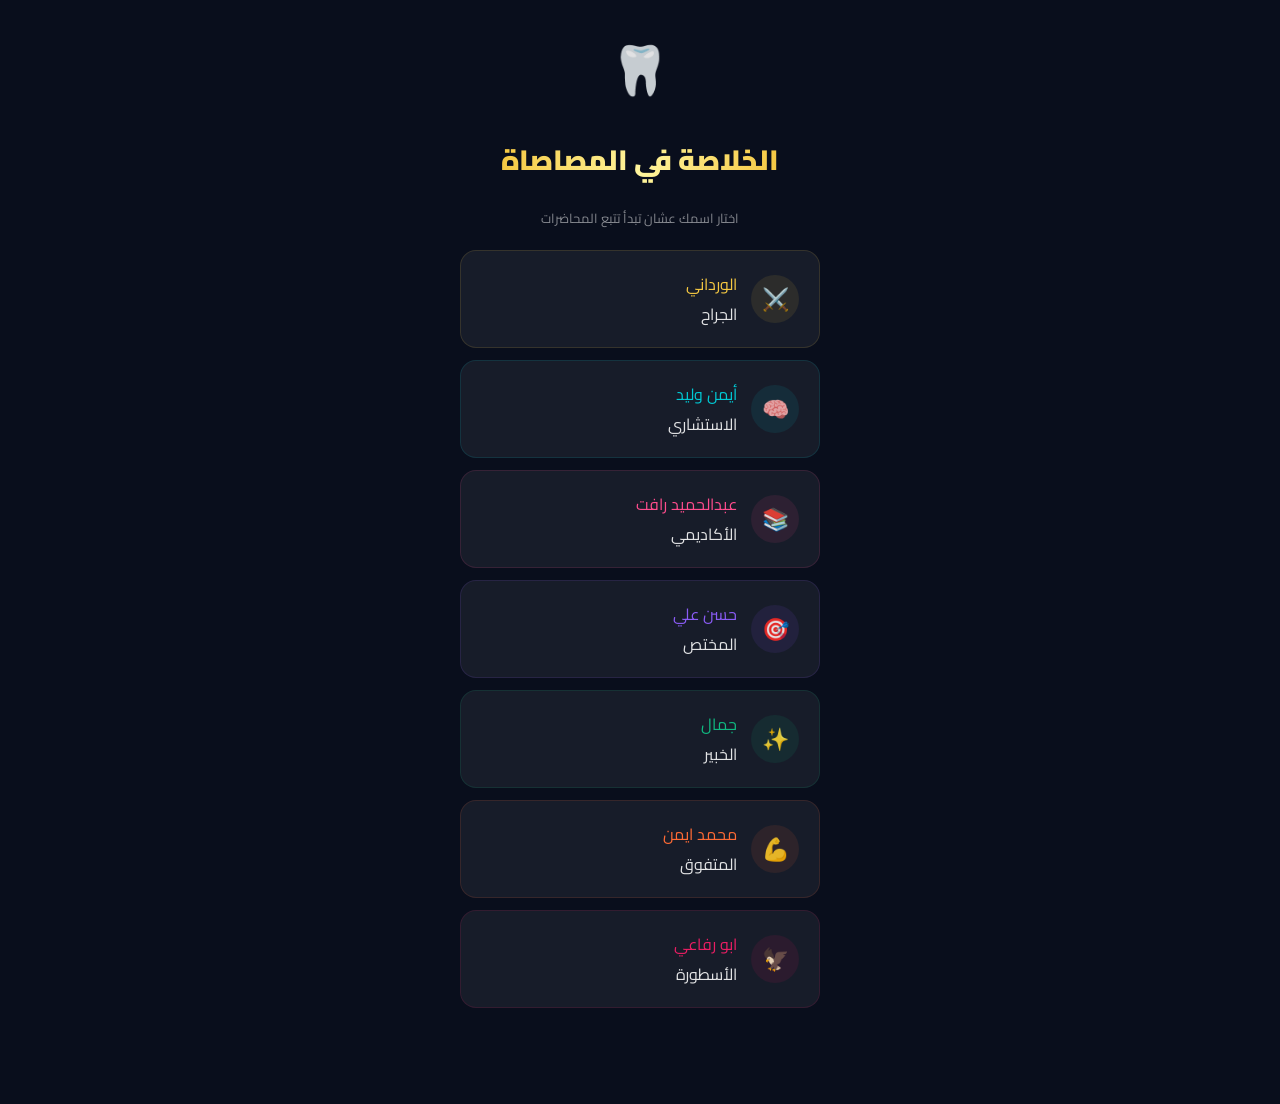
<file: deploy/index.html>
<!DOCTYPE html>
<html lang="ar" dir="rtl">
<head>
  <meta charset="UTF-8">
  <meta name="viewport" content="width=device-width,initial-scale=1,maximum-scale=1,user-scalable=no">
  <title>الخلاصة في المصاصاة 🦷 — Standalone</title>
  <link href="https://fonts.googleapis.com/css2?family=Cairo:wght@300;400;600;700;900&family=Inter:wght@400;600;700&display=swap" rel="stylesheet">
  <style>
    :root { --navy: #0D1B3E; --navy2: #162455; --teal: #00C9D4; --teal2: #007A85; --gold: #F5C842; --gold2: #C49A10; --rose: #FF4D8D; --rose2: #B5005E; --green: #00D68F; --bg: #090e1c; --card: rgba(255, 255, 255, 0.06); --border: rgba(255, 255, 255, 0.08); --txt: rgba(255, 255, 255, 0.88); --txt2: rgba(255, 255, 255, 0.5); --txt3: rgba(255, 255, 255, 0.3) }
    * { margin: 0; padding: 0; box-sizing: border-box; -webkit-tap-highlight-color: transparent }
    body { background: var(--bg); min-height: 100dvh; font-family: 'Cairo', sans-serif; color: var(--txt); overflow-x: hidden; padding-bottom: 72px }
    .hide { display: none !important }
    .user-select { min-height: 100dvh; display: flex; flex-direction: column; align-items: center; justify-content: center; padding: 24px; gap: 20px }
    .us-title { font-size: 28px; font-weight: 900; text-align: center; background: linear-gradient(90deg, var(--gold), #FFF59D, var(--gold)); -webkit-background-clip: text; -webkit-text-fill-color: transparent; background-clip: text }
    .us-sub { color: var(--txt2); font-size: 13px; text-align: center }
    .us-cards { display: flex; flex-direction: column; gap: 12px; width: 100%; max-width: 360px }
    .us-card { background: var(--card); border: 1.5px solid var(--border); border-radius: 16px; padding: 18px 20px; display: flex; align-items: center; gap: 14px; cursor: pointer; transition: all .25s }
    .us-card:hover { transform: scale(1.03); border-color: rgba(255, 255, 255, 0.2) }
    .us-av { width: 48px; height: 48px; border-radius: 50%; display: flex; align-items: center; justify-content: center; font-size: 22px; flex-shrink: 0 }
    .app-header { position: sticky; top: 0; z-index: 100; background: linear-gradient(180deg, var(--bg) 0%, rgba(9, 14, 28, 0.95) 100%); backdrop-filter: blur(12px); padding: 14px 16px 10px; display: flex; align-items: center; gap: 12px; border-bottom: 1px solid var(--border) }
    .ah-back { width: 36px; height: 36px; border-radius: 10px; background: var(--card); border: 1px solid var(--border); display: flex; align-items: center; justify-content: center; font-size: 16px; cursor: pointer; color: var(--txt2) }
    .ah-info { flex: 1 } .ah-name { font-size: 15px; font-weight: 700 } .ah-stat { font-size: 11px; color: var(--txt2); font-family: 'Inter', sans-serif }
    .ah-pct { font-size: 22px; font-weight: 900; font-family: 'Inter', sans-serif; color: var(--teal) }
    .tabs { display: flex; gap: 4px; padding: 8px 16px; position: sticky; top: 62px; z-index: 99; background: var(--bg) }
    .tab { flex: 1; padding: 9px 6px; border-radius: 10px; text-align: center; font-size: 12px; font-weight: 700; cursor: pointer; background: var(--card); border: 1px solid var(--border); color: var(--txt2); transition: all .2s }
    .tab.on { background: linear-gradient(135deg, var(--teal2), var(--teal)); color: white; border-color: var(--teal) }
    .filters { padding: 8px 16px; display: flex; flex-direction: column; gap: 8px }
    .filter-row { display: flex; gap: 6px; overflow-x: auto; padding-bottom: 4px; scrollbar-width: none }
    .filter-row::-webkit-scrollbar { display: none }
    .chip { padding: 6px 12px; border-radius: 20px; font-size: 11px; font-weight: 700; white-space: nowrap; cursor: pointer; background: var(--card); border: 1px solid var(--border); color: var(--txt2); transition: all .2s; flex-shrink: 0 }
    .chip.on { background: rgba(0, 201, 212, 0.15); border-color: var(--teal); color: var(--teal) }
    .chip-q.on { background: rgba(245, 200, 66, 0.15); border-color: var(--gold); color: var(--gold) }
    .subj-progress { padding: 0 16px 8px; display: flex; flex-direction: column; gap: 6px }
    .sp-row { display: flex; align-items: center; gap: 8px; font-size: 11px; font-weight: 600 }
    .sp-nm { flex: 1; color: var(--txt2); white-space: nowrap; overflow: hidden; text-overflow: ellipsis }
    .sp-bar { flex: 2; height: 6px; border-radius: 3px; background: rgba(255, 255, 255, 0.06); overflow: hidden }
    .sp-fill { height: 100%; border-radius: 3px; transition: width .4s }
    .sp-pct { width: 36px; text-align: left; font-family: 'Inter', sans-serif; color: var(--txt2); font-size: 10px }
    .lec-list { padding: 0 16px 16px; display: flex; flex-direction: column; gap: 8px }
    .lec { background: var(--card); border: 1.5px solid var(--border); border-radius: 14px; padding: 12px 14px; display: flex; align-items: flex-start; gap: 12px; cursor: pointer; transition: all .2s; position: relative; overflow: hidden; animation: pop .3s ease both }
    .lec:active { transform: scale(0.98) }
    .lec.done { border-color: rgba(0, 214, 143, 0.3) }
    .lec-check { width: 28px; height: 28px; border-radius: 8px; border: 2px solid var(--border); display: flex; align-items: center; justify-content: center; flex-shrink: 0; font-size: 14px; transition: all .2s; margin-top: 2px }
    .lec.done .lec-check { background: var(--green); border-color: var(--green); color: white }
    .lec-info { flex: 1; min-width: 0 }
    .lec-title { font-size: 13px; font-weight: 700; line-height: 1.4 }
    .lec-meta { display: flex; gap: 8px; margin-top: 4px; flex-wrap: wrap }
    .lec-tag { font-size: 9px; padding: 2px 8px; border-radius: 10px; font-weight: 600; font-family: 'Inter', sans-serif }
    .lt-quiz { background: rgba(245, 200, 66, 0.1); color: var(--gold) }
    .lb-page { padding: 16px }
    .lb-title { font-size: 11px; font-weight: 700; letter-spacing: 2px; color: var(--txt3); text-align: center; margin-bottom: 12px; font-family: 'Inter', sans-serif }
    .lb-cards { display: flex; flex-direction: column; gap: 10px }
    .lb-card { background: var(--card); border: 1.5px solid var(--border); border-radius: 16px; padding: 16px; position: relative; overflow: hidden }
    .lb-card::before { content: ''; position: absolute; top: 0; left: 0; right: 0; height: 3px }
    .lb-card.r1::before { background: linear-gradient(90deg, var(--gold2), var(--gold), #FFF59D, var(--gold)) }
    .lb-card.r2::before { background: linear-gradient(90deg, #888, #ccc, #888) }
    .lb-card.r3::before { background: linear-gradient(90deg, #8B4513, #CD853F, #8B4513) }
    .lb-top { display: flex; align-items: center; gap: 12px; margin-bottom: 10px }
    .lb-rank { font-size: 28px; line-height: 1 }
    .lb-av { width: 42px; height: 42px; border-radius: 50%; display: flex; align-items: center; justify-content: center; font-size: 20px }
    .lb-nm { font-size: 15px; font-weight: 700; flex: 1 }
    .lb-total { text-align: left; font-family: 'Inter', sans-serif }
    .lb-total .n { font-size: 22px; font-weight: 900; color: var(--teal) }
    .lb-total .d { font-size: 10px; color: var(--txt3) }
    .lb-bar-wrap { height: 8px; border-radius: 4px; background: rgba(255, 255, 255, 0.06); overflow: hidden; margin-bottom: 8px }
    .lb-bar-fill { height: 100%; border-radius: 4px; transition: width .5s }
    .lb-subjects { display: grid; grid-template-columns: 1fr 1fr; gap: 4px }
    .lb-subj { font-size: 10px; color: var(--txt2); display: flex; justify-content: space-between; padding: 2px 6px; border-radius: 4px; background: rgba(255, 255, 255, 0.03) }
    .lb-subj span:last-child { font-family: 'Inter', sans-serif; font-weight: 600 }
    .lb-hero-section { margin: 10px 0 }
    .lb-current-subj { background: rgba(0,0,0,0.5); border: 1px solid var(--border); border-right: 4px solid var(--cs-color, var(--teal)); border-radius: 10px; padding: 10px 12px; margin-bottom: 6px }
    .lb-cs-top { display: flex; align-items: center; gap: 8px; margin-bottom: 6px }
    .lb-cs-badge { font-size: 9px; font-weight: 800; padding: 2px 8px; border-radius: 4px; letter-spacing: 0.5px; flex-shrink: 0 }
    .lb-cs-name { font-size: 14px; font-weight: 900; text-transform: uppercase; letter-spacing: 1px }
    .lb-cs-stats { display: flex; align-items: center; gap: 12px; margin-bottom: 6px }
    .lb-cs-grade { font-size: 22px; font-weight: 900; color: var(--txt); font-style: italic }
    .lb-cs-lecs { font-size: 13px; font-weight: 700; color: var(--txt2) }
    .lb-cs-lbl { font-size: 9px; font-weight: 600; color: var(--txt3); font-style: normal }
    .lb-cs-divider { width: 2px; height: 24px; background: var(--border); border-radius: 2px }
    .lb-cs-bar { margin-bottom: 0 !important }
    .lb-others-wrap { margin-top: 6px; padding-top: 6px; border-top: 1px dashed var(--border) }
    .lb-others-title { font-size: 9px; font-weight: 700; color: var(--txt3); letter-spacing: 1px; margin-bottom: 4px; text-transform: uppercase }
    .lb-others { display: flex; flex-wrap: wrap; gap: 4px 10px }
    .lb-other-subj { font-size: 10px; display: inline-flex; align-items: center; gap: 4px }
    .lb-other-subj .los-name { font-weight: 700 }
    .lb-other-subj .los-stat { font-weight: 600; color: var(--txt2); font-family: 'Inter', sans-serif; font-size: 9px }
    .search-wrap { padding: 0 16px 4px; position: relative }
    .search-input { width: 100%; padding: 10px 14px 10px 38px; border-radius: 12px; border: 1px solid var(--border); background: var(--card); color: var(--txt); font-family: 'Cairo', sans-serif; font-size: 13px; font-weight: 600; outline: none; transition: border-color .2s }
    .search-input:focus { border-color: var(--teal) }
    .search-icon { position: absolute; right: 28px; top: 50%; transform: translateY(-50%); font-size: 15px; color: var(--txt3); pointer-events: none }
    .toast { position: fixed; top: -100px; left: 50%; transform: translateX(-50%); z-index: 9999; padding: 12px 20px; border-radius: 14px; font-size: 13px; font-weight: 700; text-align: center; max-width: 92%; transition: top .4s cubic-bezier(0.34, 1.56, 0.64, 1); pointer-events: none }
    .toast.show { top: 16px }
    .toast-success { background: linear-gradient(135deg, #0a3d2a, #0d4a33); border: 1px solid rgba(0, 214, 143, 0.3); color: var(--green) }
    .toast-warn { background: linear-gradient(135deg, #3d2a0a, #4a330d); border: 1px solid rgba(245,200,66,0.3); color: var(--gold) }
    .toast-fire { background: linear-gradient(135deg, #3d0a0a, #4a0d0d); border: 1px solid rgba(255,77,141,0.3); color: var(--rose) }
    .level-banner { margin: 0 16px 8px; padding: 14px 16px; border-radius: 14px; display: flex; align-items: center; gap: 12px; position: relative; overflow: hidden }
    .level-banner .lb-emoji { font-size: 28px; line-height: 1 }
    .level-banner .lb-text { flex: 1 }
    .level-banner .lb-phrase { font-size: 14px; font-weight: 900 }
    .level-banner .lb-level { font-size: 10px; font-weight: 600; font-family: 'Inter', sans-serif; opacity: 0.7 }
    .lb-lv1 { background: linear-gradient(135deg, rgba(0, 201, 212, 0.1), rgba(0, 201, 212, 0.05)); border: 1px solid rgba(0, 201, 212, 0.15); color: var(--teal) }
    .lb-lv2 { background: linear-gradient(135deg, rgba(0, 214, 143, 0.1), rgba(0, 214, 143, 0.05)); border: 1px solid rgba(0, 214, 143, 0.15); color: var(--green) }
    .lb-lv3 { background: linear-gradient(135deg, rgba(245, 200, 66, 0.1), rgba(245, 200, 66, 0.05)); border: 1px solid rgba(245, 200, 66, 0.15); color: var(--gold) }
    .lb-lv4 { background: linear-gradient(135deg, rgba(0, 122, 133, 0.15), rgba(13, 27, 62, 0.15)); border: 1px solid rgba(0, 201, 212, 0.2); color: var(--teal) }
    .lb-lv5 { background: linear-gradient(135deg, rgba(139, 92, 246, 0.12), rgba(23, 0, 64, 0.15)); border: 1px solid rgba(139, 92, 246, 0.25); color: #c4b5fd }
    .lb-lv6 { background: linear-gradient(135deg, rgba(245, 200, 66, 0.15), rgba(196, 154, 16, 0.1)); border: 1px solid rgba(245, 200, 66, 0.3); color: var(--gold) }
    
    /* COUNTDOWN WIDGET */
    .countdown-widget { margin: 0 16px 16px; padding: 16px; border-radius: 16px; background: linear-gradient(135deg, rgba(245, 200, 66, 0.08), rgba(255, 77, 141, 0.08)); border: 1px solid rgba(245, 200, 66, 0.2); display: flex; flex-direction: column; align-items: center; gap: 12px; position: relative; overflow: hidden; animation: pop 0.4s ease both; }
    .countdown-widget::before { content: ''; position: absolute; top: 0; left: 0; right: 0; height: 3px; background: linear-gradient(90deg, var(--gold2), var(--gold), var(--rose), var(--rose2)); }
    .cd-title { font-size: 15px; font-weight: 900; color: var(--gold); text-align: center; letter-spacing: 1px; text-shadow: 0 2px 8px rgba(0,0,0,0.5); font-family: 'Inter', 'Cairo', sans-serif; }
    .cd-timer { display: flex; gap: 10px; width: 100%; justify-content: center; direction: ltr; }
    .cd-box { background: rgba(9, 14, 28, 0.85); border: 1px solid rgba(255,255,255,0.08); border-radius: 12px; padding: 10px 0; width: 65px; display: flex; flex-direction: column; align-items: center; justify-content: center; box-shadow: 0 4px 12px rgba(0,0,0,0.3); transition: all .2s; }
    .cd-box:hover { border-color: rgba(245, 200, 66, 0.4); transform: translateY(-2px); }
    .cd-box span { font-size: 22px; font-weight: 900; font-family: 'Inter', sans-serif; color: var(--txt); line-height: 1; text-shadow: 0 0 10px rgba(0, 201, 212, 0.3); }
    .cd-box small { font-size: 10px; color: var(--txt2); margin-top: 4px; font-weight: 700; font-family: 'Cairo', sans-serif; }

    @keyframes pop { 0% { transform: scale(0.8); opacity: 0 } 100% { transform: scale(1); opacity: 1 } }
    .modal-overlay { position: fixed; top: 0; left: 0; right: 0; bottom: 0; background: rgba(9, 14, 28, 0.85); backdrop-filter: blur(10px); z-index: 99999; display: flex; align-items: center; justify-content: center; opacity: 0; pointer-events: none; transition: all .3s }
    .modal-overlay.show { opacity: 1; pointer-events: all }
    .modal-box { background: var(--bg); border: 1px solid var(--border); border-radius: 24px; width: 90%; max-width: 340px; padding: 24px; transform: translateY(20px); transition: all .3s; box-shadow: 0 24px 48px rgba(0,0,0,0.5); position: relative }
    .modal-overlay.show .modal-box { transform: translateY(0) }
    .m-title { font-size: 18px; font-weight: 900; margin-bottom: 8px; text-align: center }
    .m-sub { font-size: 12px; color: var(--txt2); margin-bottom: 20px; text-align: center; line-height: 1.5 }
    .m-close { position: absolute; top: 16px; left: 16px; width: 30px; height: 30px; border-radius: 50%; background: rgba(255, 255, 255, 0.05); display: flex; align-items: center; justify-content: center; font-size: 14px; cursor: pointer; color: var(--txt3); z-index: 1 }
    .pct-btn { width: 100%; padding: 14px; border-radius: 14px; background: rgba(255, 255, 255, 0.04); border: 1px solid var(--border); color: var(--txt); display: flex; align-items: center; justify-content: space-between; cursor: pointer; margin-bottom: 8px; transition: all .2s; font-family: 'Cairo', sans-serif; font-size: 13px; font-weight: 700; outline: none; }
    .pct-btn:hover { background: rgba(255, 255, 255, 0.08); border-color: rgba(255, 255, 255, 0.2) }
    .pct-btn .p-val { font-size: 14px; font-weight: 900; font-family: 'Inter', sans-serif }
  </style>
</head>
<body>

  <!-- MODALS -->
  <div class="modal-overlay" id="pinModal">
    <div class="modal-box">
      <div class="m-close" onclick="closePinModal()">✕</div>
      <div class="m-title" id="pinTitle">كلمة المرور</div>
      <div class="m-sub">أدخل الرقم السري الخاص بك</div>
      <input type="password" inputmode="numeric" id="pinInput" style="width:100%;background:rgba(255,255,255,0.05);border:1px solid var(--border);border-radius:12px;padding:14px;color:var(--teal);font-size:24px;text-align:center;letter-spacing:8px;outline:none;font-family:'Inter',sans-serif" maxlength="4" placeholder="••••" oninput="checkPin()">
      <div id="pinError" style="color:var(--rose);font-size:11px;text-align:center;margin-top:8px;opacity:0;transition:opacity .2s">الرقم غير صحيح</div>
    </div>
  </div>

  <div class="modal-overlay" id="pctModal">
    <div class="modal-box">
      <div class="m-close" onclick="closePctModal()">✕</div>
      <div class="m-title">نسبة الاستيعاب 🧠</div>
      <div class="m-sub">حدد نسبة فهمك للمحاضرة</div>
      <button class="pct-btn" onclick="selectPct(100)" style="border-color:rgba(0,214,143,0.3)"><span>كفاية يا عالمي انت لخصت الخلاصة</span><span class="p-val" style="color:var(--green)">100%</span></button>
      <button class="pct-btn" onclick="selectPct(75)"><span>حل عليها كفاية كدة</span><span class="p-val">75%</span></button>
      <button class="pct-btn" onclick="selectPct(50)"><span>ذاكرها كمان مرة هتثبت</span><span class="p-val">50%</span></button>
      <button class="pct-btn" onclick="selectPct(25)"><span>مش كفاية تتذاكر مرة واحدة</span><span class="p-val">25%</span></button>
      <button class="pct-btn" onclick="selectPct(0)" style="border-color:rgba(255,77,141,0.3)"><span>انت محتاج تشتري ورق</span><span class="p-val" style="color:var(--rose)">0%</span></button>
      <button class="pct-btn" onclick="selectPct(null)" style="margin-top:8px;color:var(--txt3);border-style:dashed;"><span>إلغاء التحديد</span><span>✕</span></button>
    </div>
  </div>

  <div class="modal-overlay" id="confirmModal">
    <div class="modal-box" style="max-width:320px">
      <div class="m-title" id="confirmTitle">تأكيد الشراء 🏗️</div>
      <div class="m-sub" id="confirmText">هل تأكدت من شراء هذه المحاضرة؟ سيتم إزالتها من قائمة النواقص تلقائياً.</div>
      <div style="display:flex;gap:10px;margin-top:10px">
        <button class="pct-btn" id="confirmBtn" style="flex:1;justify-content:center;background:rgba(0,214,143,0.12);border-color:rgba(0,214,143,0.3);color:var(--green)">تأكيد</button>
        <button class="pct-btn" onclick="closeConfirmModal()" style="flex:1;justify-content:center;color:var(--txt2);background:rgba(255,255,255,0.04)">تراجع</button>
      </div>
    </div>
  </div>

  <div id="userSelect" class="user-select">
    <div style="font-size:48px">🦷</div>
    <div class="us-title">الخلاصة في المصاصاة</div>
    <div class="us-sub">اختار اسمك عشان تبدأ تتبع المحاضرات</div>
    <div class="us-cards" id="usCards"></div>
  </div>

  <div id="mainApp" class="hide">
    <div class="app-header">
      <div class="ah-back" onclick="logout()">👤</div>
      <div class="ah-info"><div class="ah-name" id="ahName"></div><div class="ah-stat" id="ahStat"></div></div>
      <div class="ah-pct" id="ahPct"></div>
    </div>
    <div class="tabs">
      <div class="tab on" data-tab="lectures" onclick="switchTab('lectures')">📚 المحاضرات</div>
      <div class="tab" data-tab="leaderboard" onclick="switchTab('leaderboard')">🏆 المنافسة</div>
      <div class="tab" data-tab="buy" onclick="switchTab('buy')">💸 لازم تشتريها</div>
    </div>
    <div class="toast" id="toast"></div>
    <div id="pageLectures">
      <div class="search-wrap"><span class="search-icon">🔍</span><input class="search-input" id="searchInput" type="text" placeholder="ابحث عن محاضرة..." oninput="onSearch()"></div>
      <div class="filters"><div class="filter-row" id="subjFilters"></div><div class="filter-row" id="quizFilters"></div></div>
      <div id="levelBanner"></div>
      
      <!-- COUNTDOWN WIDGET -->
      <div class="countdown-widget" id="countdownWidget">
        <div class="cd-title">🕊️ يوم تحرير العبيد 🕊️</div>
        <div class="cd-timer">
          <div class="cd-box"><span id="cd-days">--</span><small>يوم</small></div>
          <div class="cd-box"><span id="cd-hours">--</span><small>ساعة</small></div>
          <div class="cd-box"><span id="cd-mins">--</span><small>دقيقة</small></div>
          <div class="cd-box"><span id="cd-secs">--</span><small>ثانية</small></div>
        </div>
      </div>

      <div class="subj-progress" id="subjProgress"></div>
      <div class="lec-list" id="lecList"></div>
    </div>
    <div id="pageLeaderboard" class="hide"><div class="lb-page"><div class="lb-title">🔥 LEADERBOARD — ترتيب الأعضاء</div><div class="lb-cards" id="lbCards"></div></div></div>
    <div id="pageBuy" class="hide"><div class="lb-page"><div class="lb-title">💸 محاضرات لازم تشتريها</div><div class="lb-cards" id="buyCards"></div></div></div>
  </div>

<script>
const LECTURES = [
// ════════════════════════════════════════════════════════
// PERIO — كويز 1 (1→10)
// ════════════════════════════════════════════════════════
{"s":"Perio","t":"Classification of Diseases and Conditions Affecting the Periodontium & Clinical Features of Gingivitis","q":"كويز 1","g":120,"id":0,"u":"https://t.me/c/2006385993/324","u2":"https://t.me/c/1724673789/2822"},
{"s":"Perio","t":"Microbiology of Periodontal Diseases","q":"كويز 1","g":120,"id":1,"u":"https://t.me/c/2006385993/332"},
{"s":"Perio","t":"Microbial Interactions with the Host in Periodontal Diseases","q":"كويز 1","g":120,"id":2,"u":"https://t.me/c/2006385993/341"},
{"s":"Perio","t":"The relation between periodontal and systemic health","q":"كويز 1","g":120,"id":3,"u":"https://t.me/c/2006385993/348"},
{"s":"Perio","t":"Calculus & other local factors","q":"كويز 1","g":120,"id":4,"u":"https://t.me/c/2006385993/357"},
{"s":"Perio","t":"Gingival inflammation & clinical features & Supportive periodontal therapy","q":"كويز 1","g":120,"id":5,"u":"https://t.me/c/2006385993/365","m":true},
{"s":"Perio","t":"Acute Gingival Infections and periodontal abscess","q":"كويز 1","g":120,"id":7,"u":"https://t.me/c/2006385993/372"},
{"s":"Perio","t":"Gingival Enlargement","q":"كويز 1","g":120,"id":6,"u":"https://denttantaedu.sharepoint.com/:v:/s/a___2026_3j6ecl/IQDivRbt_1nLTaKwiktDG2mMAR3aaQF9WfwEhmgasquwNu4","u2":"https://t.me/c/1724673789/2835","online":true},
{"s":"Perio","t":"The Periodontal Pocket","q":"كويز 1","g":120,"id":8,"u":"https://denttantaedu.sharepoint.com/:v:/s/a___2026_3j6ecl/IQCB6MOYsS4nRYpWUNaldh-7AaJSfZkGQyeQpjgLUAZtf2Q","u2":"https://t.me/bitinjan/114","u3":"https://t.me/talagah/223","online":true},
{"s":"Perio","t":"Chronic and Aggressive Periodontitis","q":"كويز 1","g":120,"id":9,"u":"https://t.me/c/2006385993/381","m":true},

// PERIO — بين كويز 1 و 2 (11→14)
{"s":"Perio","t":"Determination of Prognosis","q":"بين كويز 1 و 2","g":120,"id":10,"u":"https://t.me/c/2006385993/390"},
{"s":"Perio","t":"Risk Factors in Periodontal Disease","q":"بين كويز 1 و 2","g":120,"id":11,"u":"https://t.me/c/2006385993/396"},
{"s":"Perio","t":"Periodontal Response to External Forces","q":"بين كويز 1 و 2","g":120,"id":12,"u":"https://t.me/c/2006385993/405"},
{"s":"Perio","t":"The Periodontal Flap – The Flap Technique for Pocket Therapy","q":"بين كويز 1 و 2","g":120,"id":15,"u":"https://t.me/talagah/417","u2":"https://youtu.be/zqRTldGt2ws?si=MsCI05ePfDryTyqp","m":true},

// PERIO — كويز 2 (Term 2)
{"s":"Perio","t":"Anti – infective- Agents - Host Modulation Agents","q":"كويز 2","g":120,"id":14,"u":"https://t.me/c/1674571996/1269","u2":"https://t.me/c/2006385993/422","u3":"https://youtu.be/JmpNZ_l7Ozs?si=spsLJ8ajEgcAZeHP","u4":"https://youtu.be/P9Fa8nwztKE?si=4Gb9LgPSNPVPViyF","m":true,"online":true},
{"s":"Perio","t":"General Principles of Periodontal surgery -Gingival Surgical Techniques","q":"كويز 2","g":120,"id":13,"u":"https://t.me/talagah/490"},
{"s":"Perio","t":"Resective Osseous Surgery – Bone Loss and Patterns of Bone Destruction 1","q":"كويز 2","g":120,"id":16,"u":"https://t.me/c/2006385993/427","m":true},
{"s":"Perio","t":"Resective Osseous Surgery – Bone Loss and Patterns of Bone Destruction 2","q":"كويز 2","g":120,"id":17,"u":"https://denttantaedu.sharepoint.com/:v:/s/a___2026_3j6ecl/IQDQJpkaM9sDTbdlVD6eHeG4AZGUI_6prg47Vgi13_d3LTE","m":true,"online":true},

// PERIO — بعد كويز 2 (Term 2)
{"s":"Perio","t":"Reconstructive Periodontal Surgery","q":"بعد كويز 2","g":120,"id":18,"u":"https://denttantaedu.sharepoint.com/:v:/s/a___2026_3j6ecl/IQA36fC8HW3HSIRvvmObHYTqAczjoalJmBokKjwyqcZsEuU","m":true,"online":true},
{"s":"Perio","t":"Furcation: Involvement and Treatment","q":"بعد كويز 2","g":120,"id":19,"u":"https://t.me/c/2006385993/435"},
{"s":"Perio","t":"Periodontal Plastic and Aesthetic Surgery","q":"بعد كويز 2","g":120,"id":20,"u":"https://denttantaedu.sharepoint.com/:v:/s/a___2026_3j6ecl/IQBplP6qQFN6TK7nQaL7kPGQASRSf-nmfMsBpFfP0YJSvQ0","online":true},
{"s":"Perio","t":"Perio- Restorative–Interrelationship and esthetic crown lengthening","q":"بعد كويز 2","g":120,"id":21,"u":"https://t.me/c/2006385993/446"},
{"s":"Perio","t":"Minimally invasive surgery & use of PRF","q":"بعد كويز 2","g":120,"id":22,"u":"https://denttantaedu.sharepoint.com/:v:/s/a___2026_3j6ecl/IQDkNx6yenFyQrmmHFFB6rlSATOPzQf6pT8Ubw05zoRaX2Q","online":true},

// ════════════════════════════════════════════════════════
// MEDICINE — كويز 1 (Term 1)
// ════════════════════════════════════════════════════════
{"s":"Medicine","t":"Vesicular Bullous& Ulcerative Lesions of the Oral Mucosa (Part 1)","q":"كويز 1","g":120,"id":23,"u":"https://t.me/c/2006385993/320","m":true},
{"s":"Medicine","t":"Vesicular Bullous& Ulcerative Lesions of the Oral Mucosa (Part 2)","q":"كويز 1","g":120,"id":24,"u":"https://t.me/c/2006385993/328","m":true},
{"s":"Medicine","t":"Immunologic Diseases (Part 1)","q":"كويز 1","g":120,"id":25,"u":"https://t.me/c/2006385993/337"},
{"s":"Medicine","t":"Immunologic Diseases (Part 2)","q":"كويز 1","g":120,"id":26,"u":"https://t.me/c/2006385993/368"},
{"s":"Medicine","t":"Red & White Lesions of the Oral Mucosa (Part 1)","q":"كويز 1","g":120,"id":27,"u":"https://t.me/c/2006385993/353"},
{"s":"Medicine","t":"Red & White Lesions of the Oral Mucosa (Part 2)","q":"كويز 1","g":120,"id":28,"u":"https://t.me/c/2006385993/360"},
{"s":"Medicine","t":"Endocrine Diseases (Part 1)","q":"كويز 1","g":120,"id":30,"u":"https://denttantaedu.sharepoint.com/:v:/s/a___2026_ouoqcl/EazyCGFJHaNCix5e9OBTAQoBispA5nS4Cv1-nB5JZ3nChw","m":true,"online":true},
{"s":"Medicine","t":"Endocrine Diseases (Part 2)","q":"كويز 1","g":120,"id":31,"u":"https://t.me/c/2006385993/376","m":true},
{"s":"Medicine","t":"Diabetes","q":"كويز 1","g":120,"id":32,"u":"https://t.me/tagmiaat1/3235?single"},
{"s":"Medicine","t":"Hypersensitivity reactions","q":"كويز 1","g":120,"id":29,"u":"https://t.me/c/2006385993/378"},

// MEDICINE — بين كويز 1 و 2
{"s":"Medicine","t":"Bleeding and Clotting Disorders (Part 1)","q":"بين كويز 1 و 2","g":120,"id":33,"u":"https://t.me/c/2006385993/384"},
{"s":"Medicine","t":"Bleeding and Clotting Disorders (Part 2)","q":"بين كويز 1 و 2","g":120,"id":34,"u":"https://t.me/c/2006385993/391"},
{"s":"Medicine","t":"Pigmented lesions of the oral Mucosa","q":"بين كويز 1 و 2","g":120,"id":35,"u":"https://t.me/c/2006385993/401"},
{"s":"Medicine","t":"Salivary Gland Diseases (Part 1)","q":"بين كويز 1 و 2","g":120,"id":36,"u":"https://t.me/c/2006385993/409","u2":"https://t.me/talagah/400"},
{"s":"Medicine","t":"Salivary Gland Diseases (Part 2)","q":"بين كويز 1 و 2","g":120,"id":37,"u":"","u2":"https://t.me/talagah/402"},

// MEDICINE — كويز 2 (Term 2)
{"s":"Medicine","t":"Hematologic Diseases (Part 1)","q":"كويز 2","g":120,"id":38,"u":"https://t.me/c/2006385993/418","m":true},
{"s":"Medicine","t":"Hematologic Diseases (Part 2)","q":"كويز 2","g":120,"id":39,"u":"https://t.me/c/2006385993/425","m":true},
{"s":"Medicine","t":"Oral cancer (on line)","q":"كويز 2","g":120,"id":40,"u":"https://denttantaedu.sharepoint.com/:v:/s/a___2026_ouoqcl/IQBLhorJlBVrS4QkinRi0Q-oAfxtu-dPxpT7ekfBhW5fy2A","online":true},
{"s":"Medicine","t":"Medically compromised patients","q":"كويز 2","g":120,"id":45,"u":"https://denttantaedu.sharepoint.com/:v:/s/a___2026_ouoqcl/IQB8z4MwOFxTSYqiaPIQ68gGAR4qkxs-EvZFTrTtxZIRGtA","u2":"https://t.me/talagah/483","online":true},

// MEDICINE — بعد كويز 2 (Term 2)
{"s":"Medicine","t":"Diseases of the Tongue (on line)","q":"بعد كويز 2","g":120,"id":41,"u":"https://denttantaedu.sharepoint.com/:v:/s/a___2026_ouoqcl/IQBIU7eSPwjzSYEz-gWU6Ch5AZ7STZNoRDAly2sgMKbTbJw","online":true},
{"s":"Medicine","t":"Orofacial pain & Headache","q":"بعد كويز 2","g":120,"id":42,"u":"https://t.me/c/2006385993/431","m":true},
{"s":"Medicine","t":"Infectious Diseases (Part 1)","q":"بعد كويز 2","g":120,"id":43,"u":"https://t.me/c/2006385993/439"},
{"s":"Medicine","t":"Infectious Diseases (Part 2)","q":"بعد كويز 2","g":120,"id":44,"u":"https://t.me/c/2006385993/444"},


// ════════════════════════════════════════════════════════
// SURGERY (Updated Parts)
// ════════════════════════════════════════════════════════
{"s":"Surgery","t":"Pre-prosthetic surgery (3 hrs.) part 1","q":"كويز 1","g":120,"id":160,"u":"https://t.me/c/2006385993/329"},
{"s":"Surgery","t":"Pre-prosthetic surgery (3 hrs.) part 2","q":"كويز 1","g":120,"id":161,"u":"https://t.me/c/2006385993/333"},
{"s":"Surgery","t":"Dental implantology (3 hrs.) part 1","q":"كويز 1","g":120,"id":162,"u":"https://t.me/c/2006385993/321"},
{"s":"Surgery","t":"Dental implantology (3 hrs.) part 2","q":"كويز 1","g":120,"id":163,"u":"https://t.me/c/2006385993/325"},
{"s":"Surgery","t":"Management of oral-maxillofacial cystic lesions (3 hrs.) part 1","q":"كويز 1","g":120,"id":164,"u":"https://t.me/c/2006385993/339","m":true},
{"s":"Surgery","t":"Management of oral-maxillofacial cystic lesions (3 hrs.) part 2","q":"كويز 1","g":120,"id":165,"u":"https://t.me/c/2006385993/342","m":true},
{"s":"Surgery","t":"Management of OMF tumors (4 hrs.) part 1","q":"كويز 1","g":120,"id":166,"u":"https://t.me/c/2006385993/345","m":true},
{"s":"Surgery","t":"Management of OMF tumors (4 hrs.) part 2","q":"كويز 1","g":120,"id":167,"u":"https://t.me/c/2006385993/349","m":true},
{"s":"Surgery","t":"Management of OMF tumors (4 hrs.) part 3","q":"كويز 1","g":120,"id":168,"u":"https://t.me/c/2006385993/354","m":true},
{"s":"Surgery","t":"Management of Oral cancer (2 hrs.) part 1","q":"كويز 1","g":120,"id":169,"u":"https://t.me/c/2006385993/358"},
{"s":"Surgery","t":"Diagnosis and management of Salivary gland diseases (6 hrs.) part 1","q":"كويز 1","g":120,"id":170,"u":"https://t.me/c/2006385993/362","m":true},
{"s":"Surgery","t":"Diagnosis and management of Salivary gland diseases (6 hrs.) part 2","q":"كويز 1","g":120,"id":171,"u":"https://t.me/c/2006385993/364","m":true},
{"s":"Surgery","t":"Diagnosis and management of Salivary gland diseases (6 hrs.) part 3","q":"كويز 1","g":120,"id":172,"u":"https://t.me/c/2006385993/366","m":true},
{"s":"Surgery","t":"Diagnosis and management of Salivary gland diseases (6 hrs.) part 4","q":"كويز 1","g":120,"id":173,"u":"https://t.me/c/2006385993/373","m":true},
{"s":"Surgery","t":"Maxillary sinus (sinusitis, lesions, oroantral fistula and sinus lifting) (3 hrs.) part 1","q":"كويز 1","g":120,"id":174,"u":"https://denttantaedu.sharepoint.com/:v:/s/a___2026_u0t-cl/IQBL1MJdDxgyRYFguv_7r1LJAeObgI6neyjQUokQP9uKdPc","u2":"https://t.me/tagmiaat1/3242?single","online":true},
{"s":"Surgery","t":"Maxillary sinus (sinusitis, lesions, oroantral fistula and sinus lifting) (3 hrs.) part 2","q":"كويز 1","g":120,"id":175,"u":"","u2":"https://t.me/tagmiaat1/3242?single"},
{"s":"Surgery","t":"Differential diagnosis of OMF lesions (4 hrs.) part 1","q":"كويز 1","g":120,"id":176,"u":"https://denttantaedu.sharepoint.com/:v:/s/a___2026_u0t-cl/IQBqEMaf4VDoTpSIkjaWBHtLAUfS8F1keS3e4Ma0XrQ_nhM","u2":"https://t.me/tagmiaat1/3308","online":true},
{"s":"Surgery","t":"Differential diagnosis of OMF lesions (4 hrs.) part 2","q":"كويز 1","g":120,"id":177,"u":"https://denttantaedu.sharepoint.com/:v:/s/a___2026_u0t-cl/IQBqEMaf4VDoTpSIkjaWBHtLAUfS8F1keS3e4Ma0XrQ_nhM","u2":"https://t.me/tagmiaat1/3308","online":true},
{"s":"Surgery","t":"Differential diagnosis of OMF lesions (4 hrs.) part 3","q":"كويز 1","g":120,"id":178,"u":"https://denttantaedu.sharepoint.com/:v:/s/a___2026_u0t-cl/IQBqEMaf4VDoTpSIkjaWBHtLAUfS8F1keS3e4Ma0XrQ_nhM","u2":"https://t.me/tagmiaat1/3308","online":true},
{"s":"Surgery","t":"Management of orofacial infections (5 hrs.) part 1","q":"كويز 1","g":120,"id":179,"u":"https://t.me/c/2006385993/382","u2":"https://youtu.be/hy6iPIUjYPA?si=f95xsr2sm8Sw47As","m":true},
{"s":"Surgery","t":"Management of orofacial infections (5 hrs.) part 2","q":"بين كويز 1 و 2","g":120,"id":180,"u":"https://t.me/c/2006385993/386","u2":"https://youtu.be/hy6iPIUjYPA?si=f95xsr2sm8Sw47As","m":true},
{"s":"Surgery","t":"Management of orofacial infections (5 hrs.) part 3","q":"بين كويز 1 و 2","g":120,"id":181,"u":"https://t.me/c/2006385993/388","u2":"https://youtu.be/hy6iPIUjYPA?si=f95xsr2sm8Sw47As","m":true},
{"s":"Surgery","t":"Osteomyelitis, osteoradionecrosis, and MRONJ (3 hrs.) part 1","q":"بين كويز 1 و 2","g":120,"id":182,"u":"https://t.me/c/2006385993/393"},
{"s":"Surgery","t":"Osteomyelitis, osteoradionecrosis, and MRONJ (3 hrs.) part 2","q":"بين كويز 1 و 2","g":120,"id":183,"u":"https://t.me/c/2006385993/397"},
{"s":"Surgery","t":"Diagnosis and management of TMJ disorders (4 hrs.) part 1","q":"بين كويز 1 و 2","g":120,"id":184,"u":"https://t.me/c/2006385993/402","u2":"https://t.me/talagah/408"},
{"s":"Surgery","t":"Diagnosis and management of TMJ disorders (4 hrs.) part 2","q":"بين كويز 1 و 2","g":120,"id":185,"u":"https://denttantaedu.sharepoint.com/:v:/s/a___2026_u0t-cl/IQCr21Za3Sd1TqX2tkSgs926Ab_zJGAedFznJfdz92Nxu0s","u2":"https://t.me/talagah/408","online":true},
{"s":"Surgery","t":"Diagnosis and management of TMJ disorders (4 hrs.) part 3","q":"بين كويز 1 و 2","g":120,"id":186,"u":"https://denttantaedu.sharepoint.com/:v:/s/a___2026_u0t-cl/IQCr21Za3Sd1TqX2tkSgs926Ab_zJGAedFznJfdz92Nxu0s","u2":"https://t.me/talagah/408","online":true},
{"s":"Surgery","t":"TMJ pathology and reconstruction (2 hrs.) part 1","q":"بين كويز 1 و 2","g":120,"id":187,"u":"https://t.me/c/2006385993/410","u2":"https://t.me/talagah/446"},
{"s":"Surgery","t":"Management of cleft lip, palate, alveolar cleft (3 hrs.) part 1","q":"بين كويز 1 و 2","g":120,"id":188,"u":"","u2":"https://t.me/talagah/591","u3":"https://t.me/talagah/414"},
{"s":"Surgery","t":"Management of cleft lip, palate, alveolar cleft (3 hrs.) part 2","q":"بين كويز 1 و 2","g":120,"id":189,"u":"","u2":"https://t.me/talagah/591","u3":"https://t.me/talagah/414"},
{"s":"Surgery","t":"Basic principles for management of maxillofacial injuries (3 hrs.) part 1","q":"بين كويز 1 و 2","g":120,"id":190,"u":"https://denttantaedu.sharepoint.com/:v:/s/a___2026_u0t-cl/IQCXk8gpLM8ASqmsR5Bddm3rAZWe-5tFhlm9cXM0GYrPK9E","online":true},
{"s":"Surgery","t":"Basic principles for management of maxillofacial injuries (3 hrs.) part 2","q":"بين كويز 1 و 2","g":120,"id":191,"u":"https://denttantaedu.sharepoint.com/:v:/s/a___2026_u0t-cl/IQCXk8gpLM8ASqmsR5Bddm3rAZWe-5tFhlm9cXM0GYrPK9E","online":true},
{"s":"Surgery","t":"Management of mandibular fractures (4 hrs.) part 1","q":"بين كويز 1 و 2","g":120,"id":192,"u":"https://t.me/c/2006385993/418","u2":"https://t.me/talagah/447","u3":"https://t.me/oralsurgery49/256","u4":"https://www.youtube.com/live/ZBWYNTDqgj8?si=dw6haKxxgi9ysCEL","m":true},
{"s":"Surgery","t":"Management of mandibular fractures (4 hrs.) part 2","q":"بين كويز 1 و 2","g":120,"id":193,"u":"https://t.me/c/2006385993/423","u2":"https://t.me/talagah/452","u3":"https://t.me/oralsurgery49/254","u4":"https://www.youtube.com/live/ZBWYNTDqgj8?si=dw6haKxxgi9ysCEL","m":true},
{"s":"Surgery","t":"Management of mandibular fractures (4 hrs.) part 3","q":"كويز 2","g":120,"id":194,"u":"","u2":"https://t.me/talagah/452","u3":"https://t.me/oralsurgery49/254","u4":"https://www.youtube.com/live/ZBWYNTDqgj8?si=dw6haKxxgi9ysCEL","m":true},
{"s":"Surgery","t":"Management of condylar fractures (2 hrs.) part 1","q":"كويز 2","g":120,"id":195,"u":"https://t.me/c/2006385993/428"},
{"s":"Surgery","t":"Management of Lefort, Orbital and NOE fractures (3 hrs.) part 1","q":"كويز 2","g":120,"id":196,"u":"https://denttantaedu.sharepoint.com/:v:/s/a___2026_u0t-cl/IQClA11kXQ01SJVeov3qSoXZAYtE8AJZOlNM1ephjrLQ8GA","u2":"https://t.me/talagah/473","u3":"https://t.me/talagah/475","u4":"https://t.me/talagah/476","online":true,"m":true},
{"s":"Surgery","t":"Management of Lefort, Orbital and NOE fractures (3 hrs.) part 2","q":"كويز 2","g":120,"id":197,"u":"https://denttantaedu.sharepoint.com/:v:/s/a___2026_u0t-cl/IQC_ebgP_ut6RJv0QX6X36lUAS1T_Fcwlq7MNnbyjJPQcZ4","u2":"https://t.me/talagah/473","u3":"https://t.me/talagah/475","u4":"https://t.me/talagah/476","online":true,"m":true},
{"s":"Surgery","t":"Management of Zygomatic complex fractures (3 hrs.) part 1","q":"كويز 2","g":120,"id":198,"u":"https://denttantaedu.sharepoint.com/:v:/s/a___2026_u0t-cl/IQDELK2K7UzGQ6IxH3RhabPwAW78if6y4SXEcB9tkcVcZ2E","u2":"https://t.me/talagah/474","online":true},
{"s":"Surgery","t":"Management of Zygomatic complex fractures (3 hrs.) part 2","q":"كويز 2","g":120,"id":199,"u":"https://denttantaedu.sharepoint.com/:v:/s/a___2026_u0t-cl/IQDELK2K7UzGQ6IxH3RhabPwAW78if6y4SXEcB9tkcVcZ2E","u2":"https://t.me/talagah/474","online":true},
{"s":"Surgery","t":"Pediatric Maxillofacial trauma (3 hrs.) part 1","q":"بعد كويز 2","g":120,"id":200,"u":"https://t.me/c/2006385993/434","u2":"https://t.me/talagah/593","m":true},
{"s":"Surgery","t":"Pediatric Maxillofacial trauma (3 hrs.) part 2","q":"بعد كويز 2","g":120,"id":201,"u":"https://t.me/c/2006385993/436","u2":"https://t.me/talagah/593","m":true},
{"s":"Surgery","t":"Orthognathic surgery, management of dentofacial deformities & distraction osteogenesis (4 hrs.) part 1","q":"بعد كويز 2","g":120,"id":202,"u":"https://denttantaedu.sharepoint.com/:v:/s/a___2026_u0t-cl/IQDQHM2lvb9dQaWEE6sCHVbYAV4-QRhB6eCmBP_MOENhB_U","online":true},
{"s":"Surgery","t":"Orthognathic surgery, management of dentofacial deformities & distraction osteogenesis (4 hrs.) part 2","q":"بعد كويز 2","g":120,"id":203,"u":"https://denttantaedu.sharepoint.com/:v:/s/a___2026_u0t-cl/IQCDT1m0DDLHSpAoXfAR-H8FAcOND_Jo677JCJNLLW8sUqc","online":true},
{"s":"Surgery","t":"Orthognathic surgery, management of dentofacial deformities & distraction osteogenesis (4 hrs.) part 3","q":"بعد كويز 2","g":120,"id":204,"u":""},
{"s":"Surgery","t":"Diagnosis and management of Orofacial pain (3 hrs.) part 1","q":"بعد كويز 2","g":120,"id":205,"u":"https://t.me/talagah/737","u2":"https://t.me/talagah/724","m":true},
{"s":"Surgery","t":"Diagnosis and management of Orofacial pain (3 hrs.) part 2","q":"بعد كويز 2","g":120,"id":206,"u":"https://t.me/talagah/737","u2":"https://t.me/talagah/724","m":true},

// ════════════════════════════════════════════════════════
// PROSTHESIS — كويز 1 (Term 1)
// ════════════════════════════════════════════════════════
{"s":"Prosthesis","t":"Orientation","q":"كويز 1","g":120,"id":67,"u":""},
{"s":"Prosthesis","t":"Diagnosis, and treatment planning for partial denture","q":"كويز 1","g":120,"id":68,"u":"https://t.me/c/2006385993/334","m":true},
{"s":"Prosthesis","t":"Mouth preparation","q":"كويز 1","g":120,"id":69,"u":"https://t.me/c/2006385993/343","m":true},
{"s":"Prosthesis","t":"Principle of partial denture design","q":"كويز 1","g":120,"id":70,"u":"https://t.me/c/2006385993/350","m":true},
{"s":"Prosthesis","t":"Impression techniques for R.P.D.","q":"كويز 1","g":120,"id":71,"u":"https://t.me/c/2006385993/359","u2":"https://t.me/talagah/205"},
{"s":"Prosthesis","t":"Occlusal relationships for R.P.D.","q":"كويز 1","g":120,"id":72,"u":"https://denttantaedu.sharepoint.com/:v:/s/a___2026_s-lzcl/EZ4-Idl2_x9FpxhGLN8nLFcBLFYyJ62la73yG0W9Z0Y6dA","online":true},
{"s":"Prosthesis","t":"Class I","q":"كويز 1","g":120,"id":73,"u":"https://t.me/c/2006385993/374"},
{"s":"Prosthesis","t":"Class II, Class III","q":"كويز 1","g":120,"id":74,"u":"https://t.me/c/2006385993/383"},
{"s":"Prosthesis","t":"Class IV","q":"كويز 1","g":120,"id":75,"u":"https://t.me/talagah/199","u2":"https://t.me/tagmiaat1/3272","online":true},
{"s":"Prosthesis","t":"Try-in & insertion for R.P.D.","q":"كويز 1","g":120,"id":76,"u":"https://t.me/talagah/198"},

// PROSTHESIS — بين كويز 1 و 2
{"s":"Prosthesis","t":"Support & Tissue damage for R.P.D.","q":"بين كويز 1 و 2","g":120,"id":77,"u":"https://denttantaedu.sharepoint.com/:v:/s/a___2026_s-lzcl/EelNElSnKTdCv33g8JB0TkwB5urVR6Usejnczli4wm-GoA","online":true},

// PROSTHESIS — كويز 2 (Term 1 & 2)
{"s":"Prosthesis","t":"Neutral zone","q":"كويز 2","g":120,"id":81,"u":"","u2":"https://t.me/talagah/441","online":true},
{"s":"Prosthesis","t":"Ethetic in RPD","q":"كويز 2","g":120,"id":82,"u":"https://denttantaedu.sharepoint.com/:v:/s/a___2026_s-lzcl/IQB9L5ATS6n9TbP3IdOfeSCnASiZ5QnG8YMBYecOiQm3fSM","online":true,"m":true},
{"s":"Prosthesis","t":"Geriatric patients","q":"كويز 2","g":120,"id":83,"u":"https://t.me/c/2006385993/429","u2":"https://t.me/talagah/451","online":true},
{"s":"Prosthesis","t":"Immediate denture","q":"كويز 2","g":120,"id":84,"u":"https://denttantaedu.sharepoint.com/:v:/s/a___2026_s-lzcl/IQA2WhAl8ehtTYjQbAKz4WmyAZeIEEDVBC6-PGyhskg_ZD4","online":true,"m":true},
{"s":"Prosthesis","t":"Single Denture","q":"كويز 2","g":120,"id":85,"u":"https://denttantaedu.sharepoint.com/:v:/s/a___2026_s-lzcl/IQAAkbCS90RmTI2s6LrSY7mGASY8Bo-dywj-rr37En-tt6c","u2":"https://t.me/bitinjan/161","online":true},

// PROSTHESIS — بعد كويز 2
{"s":"Prosthesis","t":"Occlusion for complete denture","q":"بين كويز 1 و 2","g":120,"id":78,"u":"https://t.me/c/2006385993/398","u2":"https://t.me/talagah/437","u3":"https://denttantaedu.sharepoint.com/:v:/s/a___2026_s-lzcl/IQBP60pIciT8RbqpsVTty7kKARlxtrSrlFNi8L3yfBqn3hc","online":true,"m":true},
{"s":"Prosthesis","t":"Complaints of R.P.D.","q":"بين كويز 1 و 2","g":120,"id":79,"u":"https://denttantaedu.sharepoint.com/:v:/s/a___2026_s-lzcl/IQAJw1m8RfoET57w81tyg0KNAUA0btMyHQIomiexg4uvnPM","online":true},
{"s":"Prosthesis","t":"Repair& relining","q":"بين كويز 1 و 2","g":120,"id":80,"u":"https://t.me/talagah/439","online":true},
{"s":"Prosthesis","t":"Over denture & Submerged root","q":"بعد كويز 2","g":120,"id":86,"u":"https://t.me/c/2006385993/437","u2":"https://t.me/talagah/594","m":true},
{"s":"Prosthesis","t":"Implant prosthesis","q":"بعد كويز 2","g":120,"id":87,"u":"https://t.me/c/2006385993/443"},
{"s":"Prosthesis","t":"Digital workflow for R.P.D., Advanced denture bases used for R.P.D . (part 1)","q":"بعد كويز 2","g":120,"id":88,"u":"https://t.me/talagah/751","u2":"https://denttantaedu.sharepoint.com/:v:/s/a___2026_s-lzcl/IQBi3HavEWUMTIftUsWc0KQPAVa4eVvz-KDhBIetbb6EPbo","online":true,"m":true},
{"s":"Prosthesis","t":"Digital workflow for R.P.D. and Advanced denture bases used for R.P.D (part 2)","q":"بعد كويز 2","g":120,"id":89,"u":"","m":true},

// ════════════════════════════════════════════════════════
// OPERATIVE — كويز 1 (Term 1)
// ════════════════════════════════════════════════════════
{"s":"Operative","t":"Adhesion and Adhesive Materials (Part 1)","q":"كويز 1","g":80,"id":90,"u":"https://t.me/c/2006385993/323","u2":"https://t.me/talagah/212","online":true},
{"s":"Operative","t":"Adhesion and Adhesive Materials (Part 2)","q":"كويز 1","g":80,"id":91,"u":"https://t.me/c/2006385993/328","u2":"https://t.me/talagah/212","online":true},
{"s":"Operative","t":"Adhesion and Adhesive Materials (Part 3)","q":"كويز 1","g":80,"id":92,"u":"https://t.me/c/2006385993/336","u2":"https://t.me/talagah/212","online":true},
{"s":"Operative","t":"Cariology and caries management (Part 1)","q":"كويز 1","g":80,"id":93,"u":"https://t.me/c/2006385993/347","u2":"https://t.me/talagah/214","online":true},
{"s":"Operative","t":"Cariology and caries management (Part 2)","q":"كويز 1","g":80,"id":94,"u":"https://t.me/c/2006385993/356","u2":"https://t.me/talagah/214","online":true},
{"s":"Operative","t":"Esthetic consideration (Part 1)","q":"كويز 1","g":80,"id":95,"u":"https://t.me/c/2006385993/371","u2":"https://t.me/talagah/217","online":true},
{"s":"Operative","t":"Esthetic consideration (Part 2)","q":"كويز 1","g":80,"id":96,"u":"https://t.me/talagah/219","u2":"https://t.me/talagah/217","online":true},

// OPERATIVE — بين كويز 1 و 2
{"s":"Operative","t":"Shade selection for direct restorations (Part 1)","q":"بين كويز 1 و 2","g":80,"id":97,"u":"https://denttantaedu.sharepoint.com/:v:/s/a___2026_dlpdb7/IQDCd-7lOt7tSrnKkT6c_VSOARxEpyRCMHI202fgzTWK-mo","online":true},
{"s":"Operative","t":"Shade selection for direct restorations (Part 2)","q":"بين كويز 1 و 2","g":80,"id":98,"u":"https://t.me/c/2006385993/380"},
{"s":"Operative","t":"Management of discolored teeth (Part 1)","q":"بين كويز 1 و 2","g":80,"id":101,"u":"https://t.me/c/2006385993/404","u2":"https://t.me/talagah/430","online":true},
{"s":"Operative","t":"Management of discolored teeth (Part 2)","q":"بين كويز 1 و 2","g":80,"id":102,"u":"https://t.me/c/2006385993/412","u2":"https://t.me/talagah/430","online":true},
{"s":"Operative","t":"Management of badly destructed teeth (Part 1)","q":"بين كويز 1 و 2","g":80,"id":103,"u":"https://denttantaedu.sharepoint.com/:v:/s/a___2026_dlpdb7/IQB6wOpaLFeNR5VBzfHCx0UDATY8IRPQ9dreqlbr8AqCsSI","online":true},
{"s":"Operative","t":"Management of badly destructed teeth (Part 2)","q":"بين كويز 1 و 2","g":80,"id":104,"u":""},

// OPERATIVE — كويز 2 (Term 1)
{"s":"Operative","t":"Laser in restorative dentistry (Part 1)","q":"كويز 2","g":80,"id":99,"u":"https://t.me/c/2006385993/389","u2":"https://t.me/puma49/1659","online":true},
{"s":"Operative","t":"Laser in restorative dentistry (Part 2)","q":"كويز 2","g":80,"id":100,"u":"https://t.me/c/2006385993/399","u2":"https://t.me/puma49/1659","online":true},

// OPERATIVE — كويز 2 (Term 2)
{"s":"Operative","t":"Etiology, diagnosis and management of non-carious lesion (Part 1)","q":"كويز 2","g":80,"id":105,"u":"https://t.me/c/2006385993/421","u2":"https://t.me/talagah/450","online":true},
{"s":"Operative","t":"Etiology, diagnosis and management of non-carious lesion (Part 2)","q":"كويز 2","g":80,"id":106,"u":"https://t.me/c/2006385993/430","u2":"https://t.me/talagah/450","online":true},

// OPERATIVE — بعد كويز 2
{"s":"Operative","t":"Advanced restorative materials 1","q":"بعد كويز 2","g":80,"id":107,"u":"https://denttantaedu.sharepoint.com/:v:/s/a___2026_dlpdb7/IQDvduTITWjjRqaQJyy5JI5tATj6vC8cSRnKkSkXV3-QNGc","online":true},
{"s":"Operative","t":"Advanced restorative materials 2","q":"بعد كويز 2","g":80,"id":108,"u":"https://denttantaedu.sharepoint.com/:v:/s/a___2026_dlpdb7/IQAagn3A3GrYR4eCPgwgveEOAfQ7G9mtkfK3xmsnYFC1u_0","online":true},
{"s":"Operative","t":"Micro and nanoleakage of dental restorations (Part 1)","q":"بعد كويز 2","g":80,"id":109,"u":""},
{"s":"Operative","t":"Micro and nanoleakage of dental restorations (Part 2)","q":"بعد كويز 2","g":80,"id":110,"u":""},
{"s":"Operative","t":"Failure of dental restorations (Part 1)","q":"بعد كويز 2","g":80,"id":111,"u":"https://denttantaedu.sharepoint.com/:v:/s/a___2026_dlpdb7/IQCzebBB0UiET5zr8QYWkCdlASTZEzGPq2XGxidM1sGn_vo","online":true},
{"s":"Operative","t":"Failure of dental restorations (Part 2)","q":"بعد كويز 2","g":80,"id":112,"u":""},

// ════════════════════════════════════════════════════════
// FIXED PROSTH. — كويز 1 (Term 1)
// ════════════════════════════════════════════════════════
{"s":"Fixed Prosth.","t":"Course Introduction","q":"كويز 1","g":60,"id":113,"u":""},
{"s":"Fixed Prosth.","t":"Diagnosis","q":"كويز 1","g":60,"id":114,"u":"https://t.me/c/2006385993/331"},
{"s":"Fixed Prosth.","t":"Treatment Planning","q":"كويز 1","g":60,"id":115,"u":"https://t.me/c/2006385993/340"},
{"s":"Fixed Prosth.","t":"Mouth Preparation","q":"كويز 1","g":60,"id":116,"u":"https://t.me/c/2006385993/344"},
{"s":"Fixed Prosth.","t":"Periodontal Considerations in Fixed Prosthodontics","q":"كويز 1","g":60,"id":117,"u":"https://t.me/c/2006385993/352"},
{"s":"Fixed Prosth.","t":"Soft Tissue Management","q":"كويز 1","g":60,"id":118,"u":"https://t.me/c/2006385993/360"},
{"s":"Fixed Prosth.","t":"Impression Materials & Techniques","q":"كويز 1","g":60,"id":119,"u":"https://denttantaedu.sharepoint.com/:v:/s/a___2026_cs6jd7/ETtnpA0gaipEtzXMFt_RA1oBf8mqeygAMg3UpfcFIe0PNw","online":true},
{"s":"Fixed Prosth.","t":"Bite Registration","q":"كويز 1","g":60,"id":120,"u":"https://t.me/c/2006385993/375","m":true},
{"s":"Fixed Prosth.","t":"Communication with Dental Laboratory","q":"كويز 1","g":60,"id":121,"u":"https://t.me/talagah/218","online":true},
{"s":"Fixed Prosth.","t":"Try-in","q":"كويز 1","g":60,"id":122,"u":"https://t.me/c/2006385993/377"},
{"s":"Fixed Prosth.","t":"Cements and Cementation","q":"كويز 1","g":60,"id":123,"u":"https://t.me/c/2006385993/385"},

// FIXED — بين كويز 1 و 2
{"s":"Fixed Prosth.","t":"Postoperative Care and Follow-up","q":"بين كويز 1 و 2","g":60,"id":124,"u":"https://t.me/c/2006385993/392"},
{"s":"Fixed Prosth.","t":"Postinsertion Problems & Failures","q":"بين كويز 1 و 2","g":60,"id":125,"u":"https://t.me/c/2006385993/400"},
{"s":"Fixed Prosth.","t":"Removal & Repair of Failed Fixed Dental Prostheses (Flipped Classroom)","q":"بين كويز 1 و 2","g":60,"id":126,"u":"https://t.me/talagah/423"},
{"s":"Fixed Prosth.","t":"Biomimetic Posterior Restorations","q":"بين كويز 1 و 2","g":60,"id":127,"u":"https://t.me/c/1674571996/1288"},

// FIXED — كويز 2 (Term 1)
{"s":"Fixed Prosth.","t":"All-ceramic Restorations","q":"كويز 2","g":60,"id":128,"u":"https://t.me/c/2006385993/415","m":true},
{"s":"Fixed Prosth.","t":"Resin-bonded Fixed Dental Prostheses","q":"كويز 2","g":60,"id":129,"u":"https://t.me/c/2006385993/424","m":true},
{"s":"Fixed Prosth.","t":"Esthetic Considerations in Fixed Prosthodontics (Online Ramadan)","q":"كويز 2","g":60,"id":130,"u":"https://t.me/talagah/1097","online":true},
{"s":"Fixed Prosth.","t":"Ceramic Labial Veneers (Online Ramadan)","q":"كويز 2","g":60,"id":131,"u":"https://denttantaedu.sharepoint.com/:v:/s/a___2026_cs6jd7/IQCS8X7-vl-BTroNiCUd8sZUAc0-PPIc7xu4qdtz10PNT9U","online":true},

// FIXED — بعد كويز 2
{"s":"Fixed Prosth.","t":"Implant-supported Fixed Dental Prostheses (Part I)","q":"بعد كويز 2","g":60,"id":132,"u":"https://t.me/c/2006385993/431","m":true},
{"s":"Fixed Prosth.","t":"Implant-supported Fixed Dental Prostheses (Part II)","q":"بعد كويز 2","g":60,"id":133,"u":"https://t.me/c/2006385993/442","m":true},
{"s":"Fixed Prosth.","t":"Laser in Fixed Prosthodontics","q":"بعد كويز 2","g":60,"id":134,"u":"https://t.me/c/2006385993/444","m":true},
{"s":"Fixed Prosth.","t":"Digital Workflow in Fixed Prosthodontics","q":"بعد كويز 2","g":60,"id":135,"u":"https://denttantaedu.sharepoint.com/:v:/s/a___2026_cs6jd7/IQC64kSowgTwQYwcUyE_-tSOAV3rPeMV4GvKmcJZKRHO0IY","online":true},

// ════════════════════════════════════════════════════════
// ENDO — كويز 1 (Term 1)
// ════════════════════════════════════════════════════════
{"s":"Endo","t":"Endodontic diagnosis and treatment plan (Part 1)","q":"كويز 1","g":60,"id":136,"u":"https://t.me/c/2006385993/322"},
{"s":"Endo","t":"Endodontic diagnosis and treatment plan (Part 2)","q":"كويز 1","g":60,"id":137,"u":"https://t.me/c/2006385993/330"},
{"s":"Endo","t":"Endodontic diagnosis and treatment plan (Part 3)","q":"كويز 1","g":60,"id":138,"u":"https://t.me/c/2006385993/339"},
{"s":"Endo","t":"Endodontic diagnosis and treatment plan (Part 4)","q":"كويز 1","g":60,"id":139,"u":"https://t.me/c/2006385993/346"},
{"s":"Endo","t":"Recent advances in root canal Disinfection (part1)","q":"كويز 1","g":60,"id":140,"u":"https://t.me/c/2006385993/354"},
{"s":"Endo","t":"Recent advances in root canal Disinfection (part2)","q":"كويز 1","g":60,"id":141,"u":"https://t.me/c/2006385993/363"},
{"s":"Endo","t":"Etiology of pulp inflammation","q":"كويز 1","g":60,"id":142,"u":"https://t.me/c/2006385993/367"},
{"s":"Endo","t":"Pulp and periapical pathosis (part 1)","q":"كويز 1","g":60,"id":143,"u":"https://denttantaedu.sharepoint.com/:v:/s/a___2026_pf5-cl/EQIVeheIitREnKH0593lWawBiyXzgyON0tqysneJvpqiCg","online":true},
{"s":"Endo","t":"Pulp and periapical pathosis (part 2)","q":"كويز 1","g":60,"id":144,"u":"https://denttantaedu.sharepoint.com/:v:/s/a___2026_pf5-cl/ER7vsfia5jBAh4C7RfMpuhwBepIhrAD2kRLv7wKoruG5NA","online":true},
{"s":"Endo","t":"Endodontic Emergency","q":"كويز 1","g":60,"id":145,"u":"https://t.me/c/2006385993/379"},

// ENDO — بين كويز 1 و 2
{"s":"Endo","t":"Endo-perio lesions","q":"بين كويز 1 و 2","g":60,"id":146,"u":"https://t.me/c/2006385993/387"},
{"s":"Endo","t":"Combined Endo-Perio therapy","q":"بين كويز 1 و 2","g":60,"id":147,"u":"https://t.me/c/2006385993/394"},
{"s":"Endo","t":"New materials and techniques for vital pulp therapy","q":"بين كويز 1 و 2","g":60,"id":148,"u":"https://t.me/c/2006385993/403"},
{"s":"Endo","t":"Treatment of immature teeth","q":"بين كويز 1 و 2","g":60,"id":149,"u":"https://denttantaedu.sharepoint.com/:v:/s/a___2026_pf5-cl/IQCBmOTtt8i1Q44hVbaunLV4AZLc4XCN50zY_JZp1fUXdog","online":true},
{"s":"Endo","t":"Endo surgical procedures","q":"بين كويز 1 و 2","g":60,"id":150,"u":"https://t.me/talagah/433","online":true},
{"s":"Endo","t":"Non-vital tooth bleaching","q":"بين كويز 1 و 2","g":60,"id":151,"u":"https://denttantaedu.sharepoint.com/:v:/s/a___2026_pf5-cl/IQBqXkSKPN_9QqY6FeZ9OCFXAabRBAzf1nf8zOdnIrVNQvY","online":true},

// ENDO — كويز 2 (Term 2)
{"s":"Endo","t":"Traumatic injuries (Part 1)","q":"كويز 2","g":60,"id":152,"u":"https://t.me/c/2006385993/420"},
{"s":"Endo","t":"Traumatic injuries (Part 2)","q":"كويز 2","g":60,"id":153,"u":"https://t.me/c/2006385993/426"},
{"s":"Endo","t":"Traumatic injuries (Part 3) (on line)","q":"كويز 2","g":60,"id":154,"u":"https://denttantaedu.sharepoint.com/:v:/s/a___2026_pf5-cl/IQDzCvthpKRoQoEk6aa-85rPAdXCRMx3KErkynf2SX19iG0","online":true},
{"s":"Endo","t":"Traumatic injuries (Part 4) (on line)","q":"كويز 2","g":60,"id":155,"u":"https://denttantaedu.sharepoint.com/:v:/s/a___2026_pf5-cl/IQBIRAhg8AqURrwpgwY7cUJHAa3AKmRqTLqE3ujhVlMHD9A","online":true},

// ENDO — بعد كويز 2
{"s":"Endo","t":"Outcomes of root canal treatment","q":"بعد كويز 2","g":60,"id":156,"u":"https://t.me/c/2006385993/433"},
{"s":"Endo","t":"Endodontic retreatment (Part 1)","q":"بعد كويز 2","g":60,"id":157,"u":"https://t.me/c/2006385993/438"},
{"s":"Endo","t":"Endodontic retreatment (Part 2)","q":"بعد كويز 2","g":60,"id":158,"u":"https://t.me/c/2006385993/441"}
];

const MEMBERS = [
  { name: "الورداني",     role: "The Surgeon",    roleAr: "الجراح",      emoji: "⚔️", color: "#F5C842", color2: "#C49A10" },
  { name: "أيمن وليد",   role: "The Consultant", roleAr: "الاستشاري",   emoji: "🧠", color: "#00C9D4", color2: "#007A85" },
  { name: "عبدالحميد رافت", role: "The Academic", roleAr: "الأكاديمي",  emoji: "📚", color: "#FF4D8D", color2: "#B5005E" },
  { name: "حسن علي",      role: "The Specialist", roleAr: "المختص",    emoji: "🎯", color: "#8B5CF6", color2: "#6D28D9" },
  { name: "جمال",      role: "The Expert", roleAr: "الخبير",    emoji: "✨", color: "#10B981", color2: "#059669" },
  { name: "محمد ايمن", role: "The Achiever", roleAr: "المتفوق", emoji: "💪", color: "#FF6B35", color2: "#CC4400" },
  { name: "ابو رفاعي", role: "The Legend", roleAr: "الأسطورة", emoji: "🦅", color: "#E91E63", color2: "#AD1457", pin: "7777" }
];

const SUBJECTS = [...new Set(LECTURES.map(l => l.s))];
const QUIZZES = ["كويز 1", "بين كويز 1 و 2", "كويز 2", "بعد كويز 2"];


window.getUserScore = function(uid, progressObj) {
  // progressObj is the full state.progress map { 0: {...}, 1: {...} }
  // Extract this specific user's lecture progress
  const p = (progressObj && progressObj[uid]) || {};
  let totalScoreAchieved = 0;
  let maxPossibleScore = 0;
  const bySubj = {};
  SUBJECTS.forEach(s => {
    const subjLecs = LECTURES.filter(l => l.s === s);
    if (!subjLecs.length) return;
    const total = subjLecs.length;
    const d = subjLecs.filter(l => p[l.id] !== undefined && parseFloat(p[l.id]) > 0).length;
    const subjectGrade = parseFloat(subjLecs[0]?.g) || 100;
    maxPossibleScore += subjectGrade;
    
    let gradeAchieved = 0;
    subjLecs.forEach(l => {
      let val = p[l.id];
      if (val !== undefined && val !== null) {
        let numVal = parseFloat(val) || 0;
        gradeAchieved += (subjectGrade / total) * (numVal / 100);
      }
    });
    totalScoreAchieved += gradeAchieved;
    bySubj[s] = { done: d, total, grade: gradeAchieved, maxGrade: subjectGrade };
  });
  
  const scorePct = maxPossibleScore ? Math.round((totalScoreAchieved / maxPossibleScore) * 100) : 0;
  const done = LECTURES.filter(l => p[l.id] !== undefined && parseFloat(p[l.id]) > 0).length;
  
  return { scorePct, totalScoreAchieved, maxPossibleScore, done, bySubj };
};

  const SUBJ_COLORS = ["#00C9D4", "#F5C842", "#FF4D8D", "#00D68F", "#8B5CF6", "#EC4899", "#3B82F6", "#10B981"];
  const SUBJ_SHORT = { "Perio": "Perio", "Medicine": "Medicine", "Surgery": "Surgery", "Prosthesis": "Prosthesis", "Operative": "Operative", "Fixed Prosth.": "Fixed", "Endo": "Endo", "العلاج التحفظي": "تحفظي", "التركيبات الثابتة": "ثابتة", "علاج الجذور": "جذور", "جراحة الفم والوجه والفك والتجميل (Surgery)": "جراحة", "استعاضة صناعية (Prosthesis)": "استعاضة", "طب الفم وأمراض اللثة (Perio)": "لثة", "طب الفم (Medicine)": "طب فم" };
  const LEVEL_NAMES = ["المستوى 0: البداية", "المستوى 1: المثابر", "المستوى 2: المجتهد", "المستوى 3: المتفوق", "المستوى 4: العملاق", "المستوى 5: الأسطورة", "المستوى 6: الخلاصة"];
  const EMOJIS = [ ["🌱","☘️"], ["📖","✍️"], ["🔥","⚡"], ["🚀","🌟"], ["👑","🏆"], ["💎","🌌"], ["🧠","🦷"] ];
  const PHRASES = [ ["البداية دايماً صعبة، استمر!"], ["خطوة كويسة، كمل يا بطل"], ["الحماس شغال، عاش جداً"], ["انت في الطريق الصحيح"], ["مستوى مذهل، لا يتوقف!"], ["أداء أسطوري، قربت تخلص"], ["انت الخلاصة في المصاصة!"] ];
  
  let currentUser = null;
  let filterSubj = 'all';
  let filterQuiz = 'all';
  let searchQuery = '';

  function getLevel(p) { if(p>=100)return 6; if(p>=85)return 5; if(p>=70)return 4; if(p>=50)return 3; if(p>=30)return 2; if(p>=10)return 1; return 0; }

  // ── TOAST ──────────────────────────────────────────
  let toastTimer = null;
  function showToast(msg, type = 'success') {
    const el = document.getElementById('toast');
    el.className = 'toast toast-' + type;
    el.textContent = msg;
    el.classList.add('show');
    clearTimeout(toastTimer);
    toastTimer = setTimeout(() => el.classList.remove('show'), 3000);
  }

  // ── STORAGE ────────────────────────────────────────
  function getProgress(uid) {
    try { return JSON.parse(localStorage.getItem('streak_p_' + uid) || '{}'); } catch { return {}; }
  }
  function setProgress(uid, data) {
    localStorage.setItem('streak_p_' + uid, JSON.stringify(data));
  }

  // ── APP NAVIGATION ──────────────────────────────────
  function buildUserSelect() {
    const c = document.getElementById('usCards');
    c.innerHTML = MEMBERS.map((m, i) => `
      <div class="us-card" onclick="openPinModal(${i})" style="border-color:${m.color}22">
        <div class="us-av" style="background:${m.color}18">${m.emoji}</div>
        <div><div class="nm" style="color:${m.color}">${m.name}</div><div class="rl">${m.roleAr}</div></div>
      </div>`).join('');
  }

  function openPinModal(uid) {
    window._pendingUid = uid;
    document.getElementById('pinTitle').textContent = MEMBERS[uid].name;
    document.getElementById('pinModal').classList.add('show');
    document.getElementById('pinInput').value = '';
    document.getElementById('pinInput').focus();
  }
  function closePinModal() { document.getElementById('pinModal').classList.remove('show'); }
  function checkPin() {
    const v = document.getElementById('pinInput').value;
    if (v.length === 4) {
      if (v === (MEMBERS[window._pendingUid].pin || '1234')) {
        selectUser(window._pendingUid);
        closePinModal();
      } else {
        document.getElementById('pinError').style.opacity = '1';
        setTimeout(() => document.getElementById('pinError').style.opacity = '0', 2000);
        document.getElementById('pinInput').value = '';
      }
    }
  }

  function selectUser(i) {
    currentUser = i;
    localStorage.setItem('streak_user', i);
    document.getElementById('userSelect').classList.add('hide');
    document.getElementById('mainApp').classList.remove('hide');
    initApp();
  }
  function logout() {
    localStorage.removeItem('streak_user');
    location.reload();
  }

  function switchTab(tab) {
    document.querySelectorAll('.tab').forEach(t => t.classList.toggle('on', t.dataset.tab === tab));
    document.getElementById('pageLectures').classList.toggle('hide', tab !== 'lectures');
    document.getElementById('pageLeaderboard').classList.toggle('hide', tab !== 'leaderboard');
    document.getElementById('pageBuy').classList.toggle('hide', tab !== 'buy');
    if (tab === 'leaderboard') renderLeaderboard();
    if (tab === 'buy') renderBuyList();
  }

  // ── RENDERING ──────────────────────────────────────
  function initApp() {
    buildFilters();
    updateUI();
  }
  function updateUI() {
    renderHeader();
    renderLevelBanner();
    renderSubjProgress();
    renderLectures();
  }

  function renderHeader() {
    const m = MEMBERS[currentUser];
    const p = getProgress(currentUser);
    const done = Object.values(p).filter(v => v >= 50).length;
    const pct = Math.round((done / LECTURES.length) * 100);
    document.getElementById('ahName').textContent = m.name;
    document.getElementById('ahName').style.color = m.color;
    document.getElementById('ahStat').textContent = `${done} / ${LECTURES.length} مكتملة`;
    document.getElementById('ahPct').textContent = pct + '%';
  }

  function renderLevelBanner() {
    const p = getProgress(currentUser);
    const done = Object.values(p).filter(v => v >= 50).length;
    const pct = Math.round((done / LECTURES.length) * 100);
    const lv = getLevel(pct);
    document.getElementById('levelBanner').innerHTML = `
      <div class="level-banner lb-lv${lv+1}">
        <div class="lb-emoji">${EMOJIS[lv][0]}</div>
        <div class="lb-text">
          <div class="lb-phrase">${PHRASES[lv][0]}</div>
          <div class="lb-level">${LEVEL_NAMES[lv]} — ${done}/${LECTURES.length}</div>
        </div>
      </div>`;
  }

  function buildFilters() {
    const sf = document.getElementById('subjFilters');
    sf.innerHTML = `<div class="chip on" onclick="setSubjFilter('all')">الكل</div>` +
      SUBJECTS.map((s, i) => `<div class="chip" onclick="setSubjFilter('${s}')">${SUBJ_SHORT[s] || s}</div>`).join('');
    const qf = document.getElementById('quizFilters');
    qf.innerHTML = `<div class="chip chip-q on" onclick="setQuizFilter('all')">الكل</div>` +
      QUIZZES.map(q => `<div class="chip chip-q" onclick="setQuizFilter('${q}')">${q}</div>`).join('');
  }
  function setSubjFilter(v) { 
    filterSubj = v; 
    document.querySelectorAll('#subjFilters .chip').forEach(c => c.classList.toggle('on', c.textContent === (v==='all'?'الكل':(SUBJ_SHORT[v]||v))));
    updateUI();
  }
  function setQuizFilter(v) { 
    filterQuiz = v; 
    document.querySelectorAll('#quizFilters .chip').forEach(c => c.classList.toggle('on', c.textContent === (v==='all'?'الكل':v)));
    updateUI();
  }
  function onSearch() { searchQuery = document.getElementById('searchInput').value.toLowerCase(); renderLectures(); }

  function renderSubjProgress() {
    const p = getProgress(currentUser);
    const subjs = filterSubj === 'all' ? SUBJECTS.slice(0, 5) : [filterSubj];
    document.getElementById('subjProgress').innerHTML = subjs.map(s => {
      const total = LECTURES.filter(l => l.s === s).length;
      const done = LECTURES.filter(l => l.s === s && p[l.id] >= 50).length;
      const pct = Math.round((done/total)*100) || 0;
      const color = SUBJ_COLORS[SUBJECTS.indexOf(s)] || '#888';
      return `<div class="sp-row"><div class="sp-nm">${SUBJ_SHORT[s]}</div><div class="sp-bar"><div class="sp-fill" style="width:${pct}%;background:${color}"></div></div><div class="sp-pct">${done}/${total}</div></div>`;
    }).join('');
  }

  function renderLectures() {
    const p = getProgress(currentUser);
    let lecs = LECTURES.filter(l => (filterSubj==='all' || l.s===filterSubj) && (filterQuiz==='all' || l.q===filterQuiz));
    if (searchQuery) lecs = lecs.filter(l => l.t.toLowerCase().includes(searchQuery));
    document.getElementById('lecList').innerHTML = lecs.map(l => {
      const val = p[l.id];
      const isDone = val >= 50;
      const color = SUBJ_COLORS[SUBJECTS.indexOf(l.s)] || '#888';
      return `<div class="lec ${isDone?'done':''}" onclick="openPctModal(${l.id})" style="${isDone?`border-color:${color}44`:''}">
        <div class="lec-check" style="${isDone?`background:${color};border-color:${color}`:''}"> ${isDone?'✓':''} </div>
        <div class="lec-info">
          <div class="lec-title">${l.t}</div>
          <div class="lec-meta">
            <span class="lec-tag" style="background:${color}15;color:${color}">${SUBJ_SHORT[l.s]}</span>
            <span class="lec-tag lt-quiz">${l.q}</span>
            ${val !== undefined ? `<span class="lec-tag" style="background:rgba(255,255,255,0.05)">${val}%</span>` : ''}
          </div>
        </div>
      </div>`;
    }).join('');
  }

  // ── MODAL LOGIC ──────────────────────────────────────
  let _activeLecId = null;
  function openPctModal(id) { _activeLecId = id; document.getElementById('pctModal').classList.add('show'); }
  function closePctModal() { document.getElementById('pctModal').classList.remove('show'); }
  function selectPct(val) {
    const p = getProgress(currentUser);
    if (val === null) delete p[_activeLecId]; else p[_activeLecId] = val;
    setProgress(currentUser, p);
    closePctModal();
    if (val === 100) showToast('عاش يا بطل! 🚀', 'success');
    updateUI();
  }

  /* ─── Exam Schedule & Current Subject ─────────────── */
  var EXAM_SCHEDULE = [
    { name: 'Perio & Medicine', date: '21 / 5',  iso: '2026-05-21T10:00:00+03:00' },
    { name: 'Oral Surgery',     date: '31 / 5',  iso: '2026-05-31T10:00:00+03:00' },
    { name: 'Prosthesis',       date: '6 / 6',   iso: '2026-06-06T10:00:00+03:00' },
    { name: 'Crown',            date: '11 / 6',  iso: '2026-06-11T10:00:00+03:00' },
    { name: 'Endodontics',      date: '16 / 6',  iso: '2026-06-16T10:00:00+03:00' },
    { name: 'Operative',        date: '21 / 6',  iso: '2026-06-21T10:00:00+03:00' },
  ];
  function _examEnd(isoStart) { var d = new Date(isoStart); d.setHours(13, 30, 0, 0); return d; }
  function _getActiveSubjIdx() { var now = Date.now(); for (var i = 0; i < EXAM_SCHEDULE.length; i++) { if (_examEnd(EXAM_SCHEDULE[i].iso) > now) return i; } return EXAM_SCHEDULE.length - 1; }
  var EXAM_TO_SUBJECT_MAP = { 'Perio & Medicine': ['Perio', 'Medicine'], 'Oral Surgery': ['Surgery'], 'Prosthesis': ['Prosthesis'], 'Crown': ['Fixed Prosth.'], 'Endodontics': ['Endo'], 'Operative': ['Operative'] };
  function getCurrentSubjects() { var idx = _getActiveSubjIdx(); var examName = EXAM_SCHEDULE[idx].name; return EXAM_TO_SUBJECT_MAP[examName] || []; }

  function renderLeaderboard() {
    var currentSubjs = getCurrentSubjects();
    var data = MEMBERS.map(function(m, i) {
      var p = getProgress(i);
      var done = LECTURES.filter(function(l) { return p[l.id] !== undefined && parseFloat(p[l.id]) > 0; }).length;
      var totalScoreAchieved = 0;
      var maxPossibleScore = 0;
      var currentSubjGrade = 0;
      var bySubj = {};
      SUBJECTS.forEach(function(s) {
        var subjLecs = LECTURES.filter(function(l) { return l.s === s; });
        var total = subjLecs.length;
        var d = subjLecs.filter(function(l) { return p[l.id] !== undefined && parseFloat(p[l.id]) > 0; }).length;
        var subjectGrade = parseFloat(subjLecs[0] && subjLecs[0].g) || 100;
        maxPossibleScore += subjectGrade;
        var gradeAchieved = 0;
        subjLecs.forEach(function(l) {
          var val = p[l.id];
          if (val !== undefined && val !== null) {
            gradeAchieved += (subjectGrade / total) * (parseFloat(val) || 0) / 100;
          }
        });
        totalScoreAchieved += gradeAchieved;
        if (currentSubjs.indexOf(s) !== -1) currentSubjGrade += gradeAchieved;
        bySubj[s] = { done: d, total: total, grade: gradeAchieved, maxGrade: subjectGrade };
      });
      return { idx: i, m: m, done: done, bySubj: bySubj, totalScoreAchieved: totalScoreAchieved, maxPossibleScore: maxPossibleScore, currentSubjGrade: currentSubjGrade };
    });
    if (currentSubjs.length > 0) {
      data.sort(function(a, b) { return b.currentSubjGrade - a.currentSubjGrade; });
    } else {
      data.sort(function(a, b) { return b.totalScoreAchieved - a.totalScoreAchieved; });
    }

    var ranks = ['🥇','🥈','🥉'];
    document.getElementById('lbCards').innerHTML = data.map(function(d, ri) {
      var scorePct = d.maxPossibleScore ? Math.round((d.totalScoreAchieved / d.maxPossibleScore) * 100) : 0;
      var heroHtml = '';
      currentSubjs.forEach(function(s) {
        var sd = d.bySubj[s];
        if (!sd) return;
        var subjIdx = SUBJECTS.indexOf(s);
        var color = SUBJ_COLORS[subjIdx] || '#888';
        var subjPct = sd.total ? Math.round((sd.done / sd.total) * 100) : 0;
        heroHtml += '<div class="lb-current-subj" style="border-color:' + color + '44;--cs-color:' + color + '">' +
          '<div class="lb-cs-top">' +
            '<span class="lb-cs-badge" style="background:' + color + '20;color:' + color + '">🔥 المادة الحالية</span>' +
            '<span class="lb-cs-name" style="color:' + color + '">' + (SUBJ_SHORT[s] || s) + '</span>' +
          '</div>' +
          '<div class="lb-cs-stats">' +
            '<div class="lb-cs-grade">' + sd.grade.toFixed(1) + ' <span class="lb-cs-lbl">درجة</span></div>' +
            '<div class="lb-cs-divider"></div>' +
            '<div class="lb-cs-lecs">' + sd.done + '/' + sd.total + ' <span class="lb-cs-lbl">محاضرة</span></div>' +
          '</div>' +
          '<div class="lb-bar-wrap lb-cs-bar"><div class="lb-bar-fill" style="width:' + subjPct + '%;background:linear-gradient(90deg,' + color + '88,' + color + ')"></div></div>' +
        '</div>';
      });
      var otherHtml = '';
      if (currentSubjs.length > 0) {
        SUBJECTS.forEach(function(s) {
          if (currentSubjs.indexOf(s) !== -1) return;
          var sd = d.bySubj[s];
          if (!sd) return;
          var idx = SUBJECTS.indexOf(s);
          var color = SUBJ_COLORS[idx] || '#888';
          otherHtml += '<span class="lb-other-subj"><span class="los-name" style="color:' + color + '">' + (SUBJ_SHORT[s] || s) + '</span><span class="los-stat">' + sd.done + '/' + sd.total + '</span></span>';
        });
      } else {
        SUBJECTS.forEach(function(s, si) {
          var sd = d.bySubj[s];
          if (!sd) return;
          otherHtml += '<div class="lb-subj"><span>' + (SUBJ_SHORT[s] || s) + '</span><span style="color:' + SUBJ_COLORS[si] + '">' + sd.grade.toFixed(1) + '</span></div>';
        });
        otherHtml = '<div class="lb-subjects">' + otherHtml + '</div>';
      }
      return '<div class="lb-card r' + (ri+1) + '">' +
        '<div class="lb-top">' +
          '<div class="lb-rank">' + (ri<3?ranks[ri]:'🎖️') + '</div>' +
          '<div class="lb-av" style="background:' + d.m.color + '20">' + d.m.emoji + '</div>' +
          '<div class="lb-nm" style="color:' + d.m.color + '">' + d.m.name + '</div>' +
          '<div class="lb-total"><div class="n">' + d.totalScoreAchieved.toFixed(1) + ' <span style="font-size:10px;color:var(--txt3)">درجة</span></div><div class="d">' + d.done + '/' + LECTURES.length + ' محاضرة</div></div>' +
        '</div>' +
        '<div class="lb-bar-wrap"><div class="lb-bar-fill" style="width:' + scorePct + '%;background:' + d.m.color + '"></div></div>' +
        (heroHtml ? '<div class="lb-hero-section">' + heroHtml + '</div>' : '') +
        (currentSubjs.length > 0 && otherHtml ? '<div class="lb-others-wrap"><div class="lb-others-title">مواد أخرى</div><div class="lb-others">' + otherHtml + '</div></div>' : '') +
        (currentSubjs.length === 0 ? otherHtml : '') +
      '</div>';
    }).join('');
  }

  function renderBuyList() {
    const data = MEMBERS.map((m, i) => {
      const p = getProgress(i);
      const buy = LECTURES.filter(l => p[l.id] === 0);
      return { m, buy, i };
    }).filter(d => d.buy.length > 0);
    document.getElementById('buyCards').innerHTML = data.map(d => `
      <div class="lb-card" style="border-color:${d.m.color}44">
        <div class="lb-nm" style="color:${d.m.color};margin-bottom:8px">${d.m.emoji} ${d.m.name}</div>
        <div style="display:flex;flex-direction:column;gap:6px">
          ${d.buy.map(l => `<div style="font-size:12px;background:rgba(255,255,255,0.03);padding:8px;border-radius:8px;display:flex;justify-content:space-between;align-items:center">
            <span>${l.t}</span>
            ${d.i === currentUser ? `<button onclick="event.stopPropagation();markAsBought(${l.id})" style="background:var(--green);border:none;color:white;padding:4px 8px;border-radius:6px;font-size:10px;cursor:pointer">تم الشراء ✅</button>` : ''}
          </div>`).join('')}
        </div>
      </div>`).join('');
  }

  function markAsBought(id) {
    window._buyId = parseInt(id);
    document.getElementById('confirmModal').classList.add('show');
    document.getElementById('confirmBtn').onclick = () => {
      const uid = parseInt(currentUser);
      const lid = parseInt(window._buyId);
      const p = getProgress(uid);
      delete p[lid];
      setProgress(uid, p);
      document.getElementById('confirmModal').classList.remove('show');
      showToast('مبروك يا دكتور! كدة المحاضرة اتشالت 👍', 'success');
      renderBuyList();
      updateUI();
    };
  }
  function closeConfirmModal() { document.getElementById('confirmModal').classList.remove('show'); }

  // ── BOOT ──────────────────────────────────────────
  buildUserSelect();
  const saved = localStorage.getItem('streak_user');
  if (saved !== null) selectUser(parseInt(saved));
  
  function updateCountdown() {
    const target = new Date('2026-06-21T00:00:00+02:00'); // Cairo time
    const now = new Date();
    const diff = target - now;
    if (diff <= 0) {
      document.getElementById('cd-days').textContent = '00';
      document.getElementById('cd-hours').textContent = '00';
      document.getElementById('cd-mins').textContent = '00';
      document.getElementById('cd-secs').textContent = '00';
      return;
    }
    const d = Math.floor(diff / (1000 * 60 * 60 * 24));
    const h = Math.floor((diff / (1000 * 60 * 60)) % 24);
    const m = Math.floor((diff / 1000 / 60) % 60);
    const s = Math.floor((diff / 1000) % 60);
    document.getElementById('cd-days').textContent = d.toString().padStart(2, '0');
    document.getElementById('cd-hours').textContent = h.toString().padStart(2, '0');
    document.getElementById('cd-mins').textContent = m.toString().padStart(2, '0');
    document.getElementById('cd-secs').textContent = s.toString().padStart(2, '0');
  }
  setInterval(updateCountdown, 1000);
  updateCountdown();
</script>
</body>
</html>
</file>
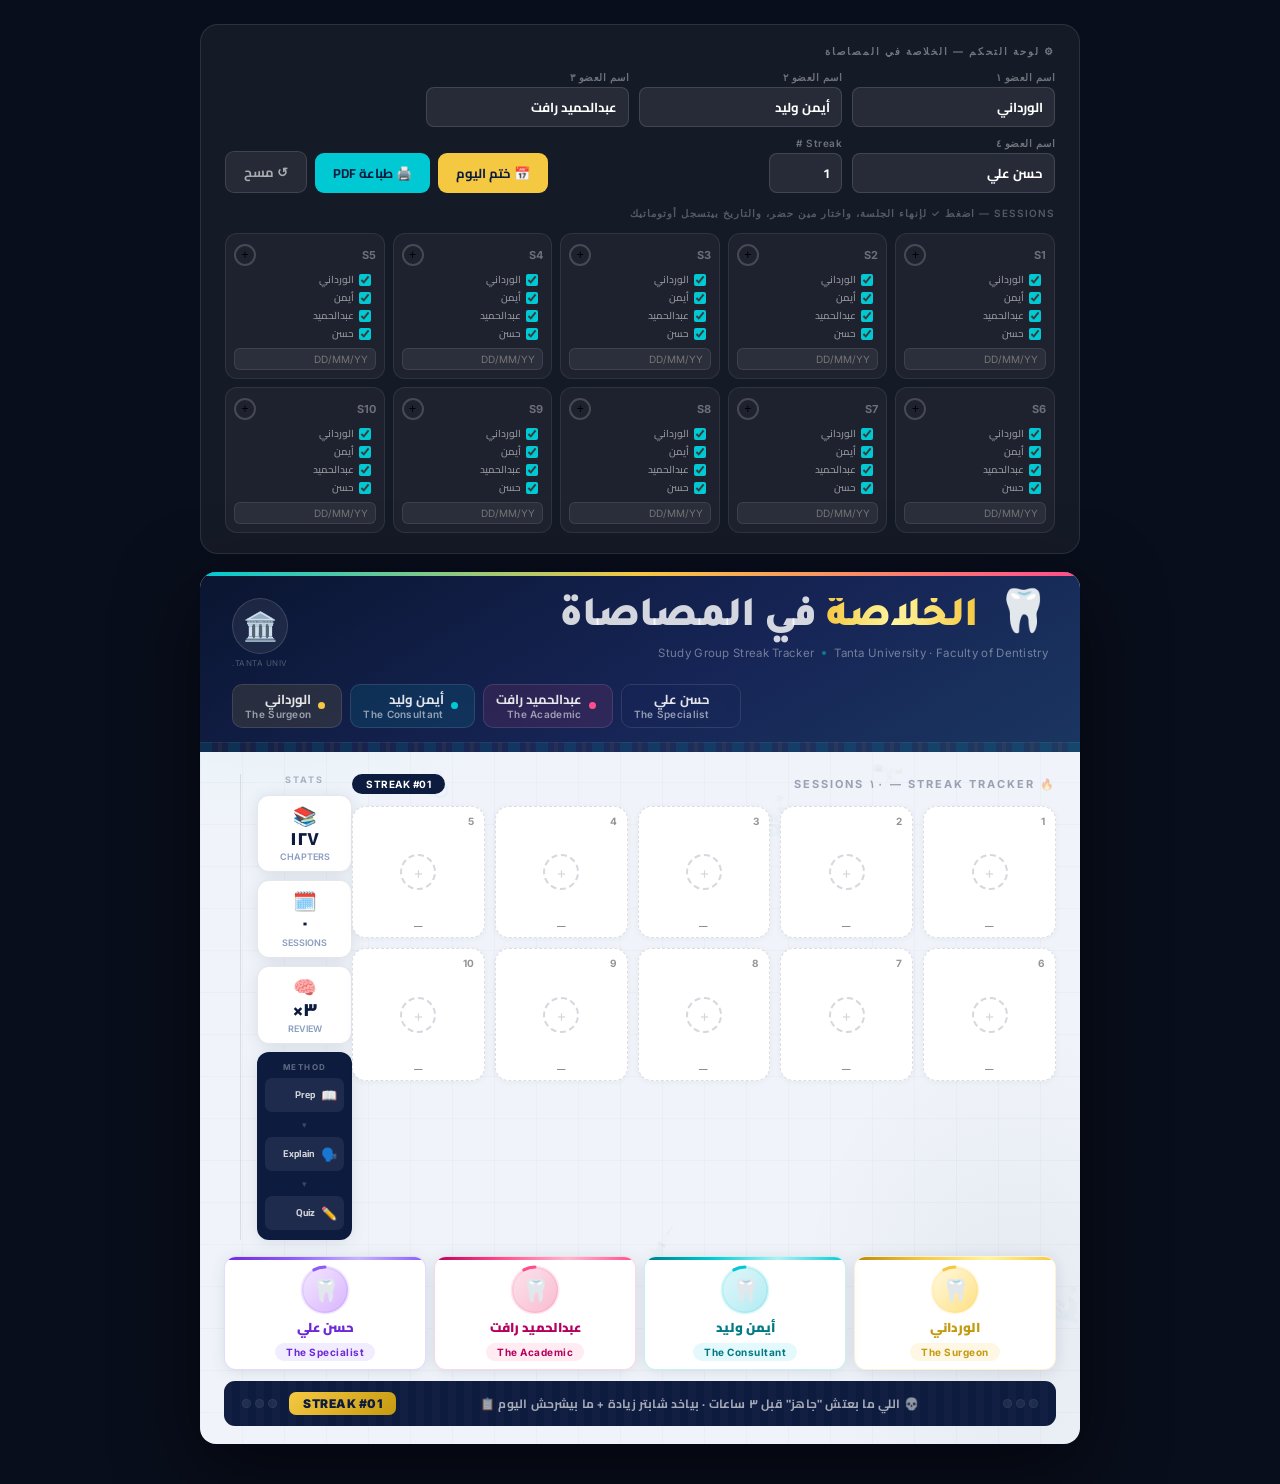
<file: dental_streak_poster (1).html>
<!DOCTYPE html>
<html lang="ar" dir="rtl">

<head>
  <meta charset="UTF-8">
  <meta name="viewport" content="width=device-width, initial-scale=1.0">
  <title>الخلاصة في المصاصاة 🦷</title>
  <link
    href="https://fonts.googleapis.com/css2?family=Cairo:wght@300;400;600;700;900&family=Tajawal:wght@400;700;900&family=Inter:wght@400;600;700&display=swap"
    rel="stylesheet">
  <style>
    :root {
      --navy: #0D1B3E;
      --navy2: #162455;
      --teal: #00C9D4;
      --teal2: #007A85;
      --gold: #F5C842;
      --gold2: #C49A10;
      --rose: #FF4D8D;
      --rose2: #B5005E;
      --green: #00D68F;
      --bg: #F0F4FA;
      --card-bg: #FFFFFF;
      --border: rgba(13, 27, 62, 0.10);
      --shadow: 0 2px 16px rgba(13, 27, 62, 0.10);
    }

    * {
      margin: 0;
      padding: 0;
      box-sizing: border-box;
    }

    body {
      background: #090e1c;
      min-height: 100vh;
      display: flex;
      flex-direction: column;
      align-items: center;
      gap: 18px;
      padding: 24px 12px 40px;
      font-family: 'Cairo', sans-serif;
    }

    /* PANEL */
    .panel {
      width: 100%;
      max-width: 880px;
      background: rgba(255, 255, 255, 0.05);
      border: 1px solid rgba(255, 255, 255, 0.10);
      border-radius: 18px;
      padding: 20px 24px;
      display: flex;
      flex-direction: column;
      gap: 14px;
    }

    .panel-title {
      color: rgba(255, 255, 255, 0.4);
      font-size: 10px;
      font-weight: 700;
      letter-spacing: 2px;
      text-transform: uppercase;
      font-family: 'Inter', sans-serif;
    }

    .panel-row {
      display: flex;
      flex-wrap: wrap;
      gap: 10px;
      align-items: flex-end;
    }

    .field {
      display: flex;
      flex-direction: column;
      gap: 4px;
    }

    .field label {
      font-size: 10px;
      color: rgba(255, 255, 255, 0.38);
      font-weight: 600;
      font-family: 'Inter', sans-serif;
      letter-spacing: 0.5px;
    }

    .field input {
      padding: 7px 11px;
      border-radius: 8px;
      border: 1px solid rgba(255, 255, 255, 0.13);
      background: rgba(255, 255, 255, 0.08);
      color: white;
      font-family: 'Cairo', sans-serif;
      font-weight: 700;
      font-size: 13px;
      outline: none;
      min-width: 130px;
    }

    .field input:focus {
      border-color: var(--teal);
    }

    .btns {
      display: flex;
      gap: 8px;
      flex-wrap: wrap;
      align-items: flex-end;
      margin-right: auto;
    }

    .btn {
      padding: 8px 18px;
      border-radius: 9px;
      border: none;
      cursor: pointer;
      font-family: 'Cairo', sans-serif;
      font-weight: 700;
      font-size: 13px;
      transition: all .18s;
      white-space: nowrap;
    }

    .btn-teal {
      background: var(--teal);
      color: var(--navy);
    }

    .btn-teal:hover {
      filter: brightness(1.1);
      transform: scale(1.03);
    }

    .btn-gold {
      background: var(--gold);
      color: var(--navy);
    }

    .btn-gold:hover {
      filter: brightness(1.1);
      transform: scale(1.03);
    }

    .btn-ghost {
      background: rgba(255, 255, 255, 0.07);
      color: rgba(255, 255, 255, 0.6);
      border: 1px solid rgba(255, 255, 255, 0.12);
    }

    .btn-ghost:hover {
      background: rgba(255, 255, 255, 0.12);
    }

    .editor-note {
      color: rgba(255, 255, 255, 0.28);
      font-size: 10px;
      font-weight: 600;
      letter-spacing: 1px;
      font-family: 'Inter', sans-serif;
    }

    .session-editor-grid {
      display: grid;
      grid-template-columns: repeat(5, 1fr);
      gap: 8px;
    }

    .session-slot {
      background: rgba(255, 255, 255, 0.04);
      border: 1px solid rgba(255, 255, 255, 0.08);
      border-radius: 12px;
      padding: 10px 8px 8px;
      display: flex;
      flex-direction: column;
      gap: 5px;
    }

    .slot-header {
      display: flex;
      justify-content: space-between;
      align-items: center;
    }

    .slot-num {
      font-size: 11px;
      font-weight: 700;
      color: rgba(255, 255, 255, 0.35);
      font-family: 'Inter', sans-serif;
    }

    .slot-toggle {
      width: 22px;
      height: 22px;
      border-radius: 50%;
      border: 2px solid rgba(255, 255, 255, 0.18);
      background: transparent;
      cursor: pointer;
      display: flex;
      align-items: center;
      justify-content: center;
      font-size: 12px;
      transition: all .2s;
      flex-shrink: 0;
    }

    .slot-toggle.on {
      background: var(--green);
      border-color: var(--green);
      color: white;
    }

    .member-check {
      display: flex;
      align-items: center;
      gap: 5px;
      cursor: pointer;
      padding: 3px 5px;
      border-radius: 6px;
      transition: background .15s;
      user-select: none;
    }

    .member-check:hover {
      background: rgba(255, 255, 255, 0.06);
    }

    .member-check input {
      accent-color: var(--teal);
      width: 12px;
      height: 12px;
      flex-shrink: 0;
    }

    .member-check span {
      font-size: 10px;
      color: rgba(255, 255, 255, 0.5);
      font-weight: 600;
      line-height: 1.2;
    }

    .slot-date {
      width: 100%;
      padding: 4px 7px;
      border-radius: 6px;
      border: 1px solid rgba(255, 255, 255, 0.09);
      background: rgba(255, 255, 255, 0.06);
      color: rgba(255, 255, 255, 0.5);
      font-family: 'Inter', sans-serif;
      font-size: 10px;
      outline: none;
      min-width: 0;
    }

    /* POSTER */
    #poster {
      width: 880px;
      background: var(--bg);
      border-radius: 16px;
      overflow: hidden;
      position: relative;
      box-shadow: 0 24px 80px rgba(0, 0, 0, 0.6);
      display: flex;
      flex-direction: column;
    }

    .p-bg {
      position: absolute;
      inset: 0;
      pointer-events: none;
      z-index: 0;
      background:
        radial-gradient(ellipse 55% 40% at 8% 5%, rgba(0, 201, 212, 0.07) 0%, transparent 60%),
        radial-gradient(ellipse 40% 55% at 92% 85%, rgba(13, 27, 62, 0.05) 0%, transparent 60%);
    }

    .p-grid {
      position: absolute;
      inset: 0;
      pointer-events: none;
      z-index: 0;
      background-image: linear-gradient(rgba(13, 27, 62, 0.022) 1px, transparent 1px), linear-gradient(90deg, rgba(13, 27, 62, 0.022) 1px, transparent 1px);
      background-size: 42px 42px;
    }

    .p-floats {
      position: absolute;
      inset: 0;
      overflow: hidden;
      pointer-events: none;
      z-index: 0;
    }

    .fi {
      position: absolute;
      font-size: 22px;
      opacity: 0.042;
      user-select: none;
    }

    /* HEADER */
    .p-header {
      position: relative;
      z-index: 2;
      background: linear-gradient(150deg, #0A1530 0%, var(--navy2) 55%, #1A3660 100%);
      padding: 26px 32px 0;
    }

    .h-accent {
      position: absolute;
      top: 0;
      left: 0;
      right: 0;
      height: 4px;
      background: linear-gradient(90deg, var(--teal), var(--gold), var(--rose));
    }

    .h-inner {
      display: flex;
      align-items: flex-start;
      justify-content: space-between;
      gap: 16px;
    }

    .h-titles {
      flex: 1;
    }

    .h-main-title {
      font-family: 'Tajawal', sans-serif;
      font-size: 42px;
      font-weight: 900;
      color: white;
      line-height: 1.0;
      letter-spacing: -1px;
      display: flex;
      align-items: center;
      gap: 10px;
    }

    .tg {
      background: linear-gradient(90deg, var(--gold) 0%, #FFF59D 45%, var(--gold) 100%);
      -webkit-background-clip: text;
      -webkit-text-fill-color: transparent;
      background-clip: text;
    }

    .tn {
      color: rgba(255, 255, 255, 0.82);
    }

    .h-sub {
      display: flex;
      align-items: center;
      gap: 8px;
      margin-top: 6px;
    }

    .h-sub-dot {
      width: 4px;
      height: 4px;
      border-radius: 50%;
      background: var(--teal);
      opacity: 0.5;
    }

    .h-sub-txt {
      font-size: 11.5px;
      color: rgba(255, 255, 255, 0.4);
      font-weight: 400;
      font-family: 'Inter', sans-serif;
      letter-spacing: 0.3px;
    }

    .crest-block {
      display: flex;
      flex-direction: column;
      align-items: center;
      gap: 4px;
      flex-shrink: 0;
    }

    .crest {
      width: 56px;
      height: 56px;
      border-radius: 50%;
      border: 1.5px solid rgba(255, 255, 255, 0.14);
      background: rgba(255, 255, 255, 0.07);
      display: flex;
      align-items: center;
      justify-content: center;
      font-size: 28px;
      backdrop-filter: blur(8px);
    }

    .crest-lbl {
      font-size: 8px;
      color: rgba(255, 255, 255, 0.28);
      font-family: 'Inter', sans-serif;
      letter-spacing: 0.5px;
    }

    .h-badges {
      display: flex;
      gap: 8px;
      margin-top: 16px;
      flex-direction: row-reverse;
      flex-wrap: wrap;
    }

    .badge {
      display: flex;
      align-items: center;
      gap: 7px;
      padding: 7px 16px 7px 12px;
      border-radius: 10px;
      border: 1px solid rgba(255, 255, 255, 0.11);
      backdrop-filter: blur(8px);
    }

    .b-dot {
      width: 7px;
      height: 7px;
      border-radius: 50%;
      flex-shrink: 0;
    }

    .b-name {
      font-size: 13px;
      font-weight: 700;
      color: rgba(255, 255, 255, 0.88);
      line-height: 1.2;
    }

    .b-role {
      font-size: 10px;
      font-weight: 600;
      font-family: 'Inter', sans-serif;
      letter-spacing: 0.3px;
      opacity: 0.55;
      color: white;
    }

    .b-w {
      background: rgba(245, 200, 66, 0.11);
    }

    .b-a {
      background: rgba(0, 201, 212, 0.11);
    }

    .b-r {
      background: rgba(255, 77, 141, 0.11);
    }

    .bd-w {
      background: var(--gold);
    }

    .bd-a {
      background: var(--teal);
    }

    .bd-r {
      background: var(--rose);
    }

    .xray-bar {
      margin: 14px -32px 0;
      height: 10px;
      background: repeating-linear-gradient(90deg,
          rgba(0, 201, 212, 0.11) 0, rgba(0, 201, 212, 0.11) 12px,
          rgba(255, 255, 255, 0.02) 12px, rgba(255, 255, 255, 0.02) 18px,
          rgba(245, 200, 66, 0.07) 18px, rgba(245, 200, 66, 0.07) 22px,
          rgba(255, 255, 255, 0.02) 22px, rgba(255, 255, 255, 0.02) 28px);
      border-top: 1px solid rgba(255, 255, 255, 0.06);
    }

    /* BODY */
    .p-body {
      position: relative;
      z-index: 1;
      display: flex;
      gap: 0;
      padding: 22px 24px 16px;
      flex: 1;
    }

    /* SIDEBAR */
    .sidebar {
      width: 112px;
      flex-shrink: 0;
      display: flex;
      flex-direction: column;
      gap: 8px;
      padding-left: 16px;
      border-left: 1px solid var(--border);
      margin-left: 16px;
      order: 1;
    }

    .sb-lbl {
      font-size: 9px;
      font-weight: 700;
      letter-spacing: 2px;
      color: rgba(13, 27, 62, 0.3);
      text-align: center;
      font-family: 'Inter', sans-serif;
      text-transform: uppercase;
      margin-bottom: 2px;
    }

    .stat-card {
      background: var(--card-bg);
      border-radius: 12px;
      padding: 11px 8px 9px;
      border: 1px solid var(--border);
      box-shadow: var(--shadow);
      display: flex;
      flex-direction: column;
      align-items: center;
      gap: 3px;
      text-align: center;
    }

    .stat-card .ic {
      font-size: 19px;
      line-height: 1;
    }

    .stat-card .val {
      font-size: 18px;
      font-weight: 900;
      color: var(--navy);
      line-height: 1.1;
    }

    .stat-card .lbl {
      font-size: 9px;
      color: #8A9DBF;
      font-weight: 600;
      font-family: 'Inter', sans-serif;
    }

    .method-card {
      background: var(--navy);
      border-radius: 12px;
      padding: 10px 8px;
      display: flex;
      flex-direction: column;
      gap: 4px;
      box-shadow: var(--shadow);
    }

    .method-card .mt {
      font-size: 8px;
      font-weight: 700;
      color: rgba(255, 255, 255, 0.35);
      letter-spacing: 1.5px;
      text-align: center;
      font-family: 'Inter', sans-serif;
      text-transform: uppercase;
      margin-bottom: 2px;
    }

    .mc-step {
      display: flex;
      align-items: center;
      gap: 6px;
      padding: 5px 7px;
      border-radius: 7px;
      background: rgba(255, 255, 255, 0.07);
    }

    .mc-step .i {
      font-size: 13px;
    }

    .mc-step .t {
      font-size: 10px;
      color: rgba(255, 255, 255, 0.8);
      font-weight: 700;
    }

    .mc-arr {
      text-align: center;
      color: rgba(255, 255, 255, 0.2);
      font-size: 9px;
    }

    /* GRID */
    .grid-section {
      flex: 1;
      display: flex;
      flex-direction: column;
      gap: 12px;
    }

    .grid-hdr {
      display: flex;
      align-items: center;
      justify-content: space-between;
    }

    .grid-lbl {
      font-size: 11px;
      font-weight: 700;
      color: rgba(13, 27, 62, 0.38);
      letter-spacing: 2px;
      text-transform: uppercase;
      font-family: 'Inter', sans-serif;
    }

    .streak-pill {
      background: var(--navy);
      color: white;
      font-size: 10px;
      font-weight: 700;
      font-family: 'Inter', sans-serif;
      padding: 4px 14px;
      border-radius: 20px;
      letter-spacing: 0.5px;
    }

    .streak-grid {
      display: grid;
      grid-template-columns: repeat(5, 1fr);
      gap: 10px;
    }

    /* SESSION CARDS */
    .sc {
      aspect-ratio: 1;
      border-radius: 14px;
      display: flex;
      flex-direction: column;
      align-items: center;
      justify-content: center;
      position: relative;
      cursor: pointer;
      transition: transform .18s, box-shadow .25s;
      overflow: hidden;
      user-select: none;
      isolation: isolate;
    }

    .sc:hover {
      transform: scale(1.045) translateY(-2px);
    }

    .sc-num {
      position: absolute;
      top: 8px;
      right: 10px;
      font-size: 10px;
      font-weight: 700;
      font-family: 'Inter', sans-serif;
      opacity: 0.42;
    }

    .sc-date {
      position: absolute;
      bottom: 6px;
      font-size: 8.5px;
      font-weight: 600;
      font-family: 'Inter', sans-serif;
      letter-spacing: 0.3px;
      opacity: 0.5;
    }

    .sc-dots {
      position: absolute;
      top: 7px;
      left: 6px;
      display: flex;
      gap: 2px;
    }

    .sc-dot {
      width: 6px;
      height: 6px;
      border-radius: 50%;
      border: 1px solid rgba(255, 255, 255, 0.4);
    }

    .sc-body {
      display: flex;
      flex-direction: column;
      align-items: center;
      gap: 1px;
    }

    .sc-emoji {
      line-height: 1;
      transition: all .25s;
    }

    .sc-phrase {
      font-size: 9.5px;
      font-weight: 900;
      text-align: center;
      letter-spacing: 0.1px;
      line-height: 1.3;
      margin-top: 3px;
    }

    .sc-names {
      position: absolute;
      bottom: 18px;
      font-size: 7.5px;
      font-weight: 700;
      font-family: 'Inter', sans-serif;
      opacity: 0.55;
      text-align: center;
      letter-spacing: 0.2px;
    }

    /* empty */
    .sc-e {
      background: white;
      border: 1.5px dashed rgba(13, 27, 62, 0.14);
      box-shadow: 0 1px 6px rgba(13, 27, 62, 0.05);
    }

    .sc-e .sc-ring {
      width: 36px;
      height: 36px;
      border-radius: 50%;
      border: 2px dashed rgba(13, 27, 62, 0.17);
      display: flex;
      align-items: center;
      justify-content: center;
      font-size: 16px;
      color: rgba(13, 27, 62, 0.18);
    }

    /* l1 */
    .sc-1 {
      background: linear-gradient(145deg, #F5F9FF, #EBF2FF);
      border: 1.5px solid rgba(100, 160, 255, 0.22);
      box-shadow: 0 2px 10px rgba(100, 160, 255, 0.1);
    }

    .sc-1 .sc-num,
    .sc-1 .sc-phrase,
    .sc-1 .sc-names {
      color: #3A5FA5;
    }

    .sc-1 .sc-date {
      color: #7A9CC5;
    }

    /* l2 */
    .sc-2 {
      background: linear-gradient(145deg, #E5FBF4, #CCFAE9);
      border: 1.5px solid rgba(0, 214, 143, 0.28);
      box-shadow: 0 3px 14px rgba(0, 214, 143, 0.14);
    }

    .sc-2 .sc-num,
    .sc-2 .sc-phrase,
    .sc-2 .sc-names {
      color: #006040;
    }

    .sc-2 .sc-date {
      color: #009966;
    }

    /* l3 */
    .sc-3 {
      background: linear-gradient(145deg, #FFFBE5, #FFF3B5);
      border: 1.5px solid rgba(245, 200, 66, 0.42);
      box-shadow: 0 4px 18px rgba(245, 200, 66, 0.18);
    }

    .sc-3 .sc-num,
    .sc-3 .sc-phrase,
    .sc-3 .sc-names {
      color: #7A5800;
    }

    .sc-3 .sc-date {
      color: #9A7200;
    }

    /* l4 */
    .sc-4 {
      background: linear-gradient(145deg, #0B2E55, #0F4080);
      border: 1.5px solid rgba(0, 201, 212, 0.42);
      box-shadow: 0 5px 22px rgba(0, 100, 180, 0.35), 0 0 0 1px rgba(0, 201, 212, 0.18), inset 0 1px 0 rgba(255, 255, 255, 0.09);
    }

    .sc-4 .sc-num,
    .sc-4 .sc-phrase,
    .sc-4 .sc-date,
    .sc-4 .sc-names {
      color: rgba(255, 255, 255, 0.85);
    }

    .sc-4 .sc-dot {
      border-color: rgba(255, 255, 255, 0.45);
    }

    /* l5 */
    .sc-5 {
      background: linear-gradient(145deg, #170040, #5200CC);
      border: 1.5px solid rgba(180, 80, 255, 0.48);
      box-shadow: 0 6px 26px rgba(98, 0, 234, 0.42), 0 0 0 1px rgba(180, 80, 255, 0.28), inset 0 1px 0 rgba(255, 255, 255, 0.1);
    }

    .sc-5 .sc-num,
    .sc-5 .sc-phrase,
    .sc-5 .sc-date,
    .sc-5 .sc-names {
      color: rgba(255, 255, 255, 0.88);
    }

    .sc-5 .sc-dot {
      border-color: rgba(255, 255, 255, 0.45);
    }

    .sc-5-glow {
      position: absolute;
      inset: 0;
      border-radius: 14px;
      background: radial-gradient(circle at 50% 35%, rgba(200, 100, 255, 0.28) 0%, transparent 70%);
      pointer-events: none;
    }

    /* legend */
    .sc-6 {
      background: linear-gradient(145deg, #9A6C00, #FFD700 38%, #FFFAAA 52%, #FFD700 70%, #9A6C00);
      border: 2px solid rgba(255, 220, 50, 0.65);
      box-shadow: 0 0 0 3px rgba(255, 215, 0, 0.22), 0 8px 32px rgba(200, 150, 0, 0.45), inset 0 1px 0 rgba(255, 255, 255, 0.45);
      overflow: visible !important;
    }

    .sc-6 .sc-num,
    .sc-6 .sc-date {
      color: rgba(80, 50, 0, 0.65);
    }

    .sc-6 .sc-phrase {
      color: var(--navy);
      font-size: 11px;
    }

    .sc-6 .sc-names {
      color: rgba(80, 50, 0, 0.7);
    }

    .legend-ring {
      position: absolute;
      inset: -6px;
      border-radius: 20px;
      background: linear-gradient(45deg, #FFD700, transparent, #FFD700, transparent);
      opacity: 0;
      animation: lp 2.5s infinite;
      z-index: -1;
      pointer-events: none;
    }

    @keyframes lp {

      0%,
      100% {
        opacity: 0;
        transform: scale(1)
      }

      50% {
        opacity: 0.42;
        transform: scale(1.05)
      }
    }

    .cdot {
      position: absolute;
      width: 5px;
      height: 5px;
      pointer-events: none;
      animation: cf 1.8s infinite alternate ease-in-out;
    }

    @keyframes cf {
      from {
        transform: translateY(0) rotate(0deg) scale(1)
      }

      to {
        transform: translateY(-5px) rotate(180deg) scale(0.75)
      }
    }

    .flame {
      position: absolute;
      top: 6px;
      left: 7px;
      animation: fl 1.2s infinite alternate;
      line-height: 1;
    }

    @keyframes fl {
      from {
        transform: scale(1) rotate(-6deg);
        filter: brightness(1)
      }

      to {
        transform: scale(1.22) rotate(6deg);
        filter: brightness(1.35)
      }
    }

    /* FOOTER */
    .p-footer {
      position: relative;
      z-index: 2;
      padding: 0 24px 18px;
      display: flex;
      flex-direction: column;
      gap: 11px;
    }

    .members-row {
      display: grid;
      grid-template-columns: repeat(4, 1fr);
      gap: 8px;
    }

    .mc-card {
      background: var(--card-bg);
      border-radius: 12px;
      padding: 10px 8px 8px;
      display: flex;
      flex-direction: column;
      align-items: center;
      gap: 7px;
      box-shadow: var(--shadow);
      border: 1.5px solid transparent;
      position: relative;
      overflow: hidden;
    }

    .mc-card::before {
      content: '';
      position: absolute;
      top: 0;
      left: 0;
      right: 0;
      height: 3px;
      border-radius: 14px 14px 0 0;
    }

    .mc-w {
      border-color: rgba(245, 200, 66, 0.22);
    }

    .mc-w::before {
      background: linear-gradient(90deg, #B8880A, var(--gold), #FFF59D, var(--gold));
    }

    .mc-a {
      border-color: rgba(0, 201, 212, 0.22);
    }

    .mc-a::before {
      background: linear-gradient(90deg, var(--teal2), var(--teal), #B2F0F5, var(--teal));
    }

    .mc-r {
      border-color: rgba(255, 77, 141, 0.22);
    }

    .mc-r::before {
      background: linear-gradient(90deg, var(--rose2), var(--rose), #FCB8D0, var(--rose));
    }

    .mc-av {
      width: 46px;
      height: 46px;
      border-radius: 50%;
      display: flex;
      align-items: center;
      justify-content: center;
      font-size: 22px;
      position: relative;
    }

    .av-w {
      background: linear-gradient(135deg, #FFF9E0, #FFE082);
    }

    .av-a {
      background: linear-gradient(135deg, #E0F7FA, #B2EBF2);
    }

    .av-r {
      background: linear-gradient(135deg, #FCE4EC, #F8BBD0);
    }

    .mc-ring-svg {
      position: absolute;
      top: -3px;
      left: -3px;
      width: 52px;
      height: 52px;
    }

    .mc-nm {
      font-size: 13px;
      font-weight: 900;
      text-align: center;
      line-height: 1.2;
    }

    .nm-w {
      color: var(--gold2);
    }

    .nm-a {
      color: var(--teal2);
    }

    .nm-r {
      color: var(--rose2);
    }

    .mc-role-tag {
      font-size: 10px;
      padding: 3px 11px;
      border-radius: 20px;
      font-weight: 700;
      font-family: 'Inter', sans-serif;
      letter-spacing: 0.5px;
    }

    .rt-w {
      background: rgba(245, 200, 66, 0.14);
      color: var(--gold2);
    }

    .rt-a {
      background: rgba(0, 201, 212, 0.11);
      color: var(--teal2);
    }

    .rt-r {
      background: rgba(255, 77, 141, 0.11);
      color: var(--rose2);
    }

    .mc-s {
      border-color: rgba(139, 92, 246, 0.22);
    }

    .mc-s::before {
      background: linear-gradient(90deg, #6D28D9, #8B5CF6, #C4B5FD, #8B5CF6);
    }

    .av-s {
      background: linear-gradient(135deg, #F3E8FF, #D8B4FE);
    }

    .nm-s {
      color: #6D28D9;
    }

    .rt-s {
      background: rgba(139, 92, 246, 0.11);
      color: #6D28D9;
    }

    .rule-strip {
      background: var(--navy);
      border-radius: 11px;
      padding: 11px 18px;
      display: flex;
      align-items: center;
      justify-content: space-between;
      gap: 12px;
      position: relative;
      overflow: hidden;
    }

    .rule-strip::after {
      content: '';
      position: absolute;
      inset: 0;
      background: repeating-linear-gradient(90deg, rgba(255, 255, 255, 0.02) 0, rgba(255, 255, 255, 0.02) 8px, transparent 8px, transparent 16px);
    }

    .rs-holes {
      display: flex;
      gap: 4px;
      flex-shrink: 0;
      position: relative;
      z-index: 1;
    }

    .rs-hole {
      width: 9px;
      height: 9px;
      border-radius: 50%;
      background: rgba(255, 255, 255, 0.07);
      border: 1px solid rgba(255, 255, 255, 0.05);
    }

    .rs-txt {
      font-size: 12px;
      color: rgba(255, 255, 255, 0.62);
      font-weight: 700;
      text-align: center;
      flex: 1;
      position: relative;
      z-index: 1;
      letter-spacing: 0.2px;
    }

    .rs-badge {
      background: linear-gradient(135deg, var(--gold), var(--gold2));
      color: var(--navy);
      padding: 4px 14px;
      border-radius: 7px;
      font-size: 12px;
      font-weight: 900;
      font-family: 'Inter', sans-serif;
      letter-spacing: 0.5px;
      flex-shrink: 0;
      position: relative;
      z-index: 1;
    }

    @media print {
      @page {
        size: A4 portrait;
        margin: 0;
      }

      *,
      *::before,
      *::after {
        -webkit-print-color-adjust: exact !important;
        print-color-adjust: exact !important;
        color-adjust: exact !important;
      }

      body,
      html {
        background: #090e1c !important;
        /* Keep the program's dark edge if slightly visible, but mostly covered by poster */
        padding: 0 !important;
        margin: 0 !important;
        width: 100%;
        height: 100%;
        display: block !important;
      }

      .panel {
        display: none !important;
      }

      #poster {
        width: 210mm !important;
        height: 297mm !important;
        box-shadow: none !important;
        border-radius: 0 !important;
        margin: 0 auto !important;
        overflow: hidden !important;
        page-break-after: avoid !important;
        page-break-inside: avoid !important;
      }
    }
  </style>
</head>

<body>

  <!-- CONTROL PANEL -->
  <div class="panel">
    <div class="panel-title">⚙ لوحة التحكم — الخلاصة في المصاصاة</div>
    <div class="panel-row">
      <div class="field"><label>اسم العضو ١</label><input type="text" id="n0" value="الورداني" oninput="sync()"></div>
      <div class="field"><label>اسم العضو ٢</label><input type="text" id="n1" value="أيمن وليد" oninput="sync()"></div>
      <div class="field"><label>اسم العضو ٣</label><input type="text" id="n2" value="عبدالحميد رافت" oninput="sync()"></div>
      <div class="field"><label>اسم العضو ٤</label><input type="text" id="n3" value="حسن علي" oninput="sync()"></div>
      <div class="field"><label>Streak #</label><input type="number" id="snum" value="1" min="1" max="99"
          style="min-width:70px" oninput="render()"></div>
      <div class="btns">
        <button class="btn btn-gold" onclick="stampToday()">📅 ختم اليوم</button>
        <button class="btn btn-teal" onclick="window.print()">🖨️ طباعة PDF</button>
        <button class="btn btn-ghost" onclick="resetAll()">↺ مسح</button>
      </div>
    </div>
    <div class="editor-note">SESSIONS — اضغط ✓ لإنهاء الجلسة، واختار مين حضر، والتاريخ بيتسجل أوتوماتيك</div>
    <div class="session-editor-grid" id="editorGrid"></div>
  </div>

  <!-- POSTER -->
  <div id="poster">
    <div class="p-bg"></div>
    <div class="p-grid"></div>
    <div class="p-floats" id="pFloats"></div>

    <div class="p-header">
      <div class="h-accent"></div>
      <div class="h-inner">
        <div class="h-titles">
          <div class="h-main-title">🦷&nbsp;<span class="tg">الخلاصة</span><span class="tn"> في المصاصاة</span></div>
          <div class="h-sub">
            <span class="h-sub-txt">Tanta University · Faculty of Dentistry</span>
            <div class="h-sub-dot"></div>
            <span class="h-sub-txt">Study Group Streak Tracker</span>
          </div>
        </div>
        <div class="crest-block">
          <div class="crest">🏛️</div>
          <div class="crest-lbl">TANTA UNIV.</div>
        </div>
      </div>
      <div class="h-badges" id="hBadges"></div>
      <div class="xray-bar"></div>
    </div>

    <div class="p-body">
      <div class="sidebar">
        <div class="sb-lbl">Stats</div>
        <div class="stat-card">
          <div class="ic">📚</div>
          <div class="val">١٢٧</div>
          <div class="lbl">CHAPTERS</div>
        </div>
        <div class="stat-card">
          <div class="ic">🗓️</div>
          <div class="val" id="sbSess">٠</div>
          <div class="lbl">SESSIONS</div>
        </div>
        <div class="stat-card">
          <div class="ic">🧠</div>
          <div class="val">٣×</div>
          <div class="lbl">REVIEW</div>
        </div>
        <div class="method-card">
          <div class="mt">METHOD</div>
          <div class="mc-step"><span class="i">📖</span><span class="t">Prep</span></div>
          <div class="mc-arr">▾</div>
          <div class="mc-step"><span class="i">🗣️</span><span class="t">Explain</span></div>
          <div class="mc-arr">▾</div>
          <div class="mc-step"><span class="i">✏️</span><span class="t">Quiz</span></div>
        </div>
      </div>
      <div class="grid-section">
        <div class="grid-hdr">
          <div class="grid-lbl">🔥 STREAK TRACKER — ١٠ SESSIONS</div>
          <div class="streak-pill" id="streakPill">STREAK #01</div>
        </div>
        <div class="streak-grid" id="streakGrid"></div>
      </div>
    </div>

    <div class="p-footer">
      <div class="members-row" id="membersRow"></div>
      <div class="rule-strip">
        <div class="rs-holes">
          <div class="rs-hole"></div>
          <div class="rs-hole"></div>
          <div class="rs-hole"></div>
        </div>
        <div class="rs-txt">💀 اللي ما بعتش "جاهز" قبل ٣ ساعات · بياخد شابتر زيادة + ما بيشرحش اليوم 📋</div>
        <div class="rs-badge" id="rsBadge">STREAK #01</div>
        <div class="rs-holes">
          <div class="rs-hole"></div>
          <div class="rs-hole"></div>
          <div class="rs-hole"></div>
        </div>
      </div>
    </div>
  </div>

  <script>
    // ── CONFIG ────────────────────────────────────────────────
    const M = [
      { bdot: 'bd-w', badge: 'b-w', mc: 'mc-w', av: 'av-w', nm: 'nm-w', rt: 'rt-w', color: '#C49A10', ring: '#F5C842', role: 'The Surgeon', roleAr: 'الجراح' },
      { bdot: 'bd-a', badge: 'b-a', mc: 'mc-a', av: 'av-a', nm: 'nm-a', rt: 'rt-a', color: '#007A85', ring: '#00C9D4', role: 'The Consultant', roleAr: 'الاستشاري' },
      { bdot: 'bd-r', badge: 'b-r', mc: 'mc-r', av: 'av-r', nm: 'nm-r', rt: 'rt-r', color: '#B5005E', ring: '#FF4D8D', role: 'The Academic', roleAr: 'الأكاديمي' },
      { bdot: 'bd-s', badge: 'b-s', mc: 'mc-s', av: 'av-s', nm: 'nm-s', rt: 'rt-s', color: '#6D28D9', ring: '#8B5CF6', role: 'The Specialist', roleAr: 'المختص' },
    ];

    let sessions = Array.from({ length: 10 }, () => ({ done: false, date: null, members: [true, true, true, true] }));

    // ── HELPERS ───────────────────────────────────────────────
    const toAr = n => String(n).replace(/\d/g, d => '٠١٢٣٤٥٦٧٨٩'[d]);
    const names = () => [0, 1, 2, 3].map(i => document.getElementById('n' + i)?.value || '');
    const snum = () => String(parseInt(document.getElementById('snum')?.value) || 1).padStart(2, '0');
    function todayStr() {
      const d = new Date();
      return `${String(d.getDate()).padStart(2, '0')}/${String(d.getMonth() + 1).padStart(2, '0')}/${d.getFullYear().toString().slice(2)}`;
    }

    // ── LEVEL & PHRASE SYSTEM ─────────────────────────────────
    function getLevel(doneIdx) {
      if (doneIdx >= 9) return 6;
      if (doneIdx >= 7) return 5;
      if (doneIdx >= 5) return 4;
      if (doneIdx >= 3) return 3;
      if (doneIdx >= 1) return 2;
      return 1;
    }

    const EMOJIS = {
      1: ['🦷', '💡', '📖'],
      2: ['⚡', '💚', '🔋', '🌱'],
      3: ['⭐', '🌟', '✨', '🏆'],
      4: ['🔥', '💎', '🧬', '🧠'],
      5: ['🔥💀', '👾', '💥', '⚡🔥'],
      6: ['👑']
    };

    const PHRASES = {
      1: ['ادخل اللعبة 🎯', 'ابدأ يا فنان 💪', 'خد الخطوة ⚡', 'وحشتنا المصاصة 🦷'],
      2: ['دايرة معاك 🌀', 'متوقفش! 🚀', 'اللي بدأ ما وقفش 🏃', 'شغالين ما بنتعبش 💪'],
      3: ['عالي يا دكتور ⭐', 'المصاصة شغالة 🦷', 'جبار وما بيوقفش 🏗️', 'الشابتر في امان 📚'],
      4: ['موووت المادة ☠️', 'مفيش مستحيل 🌊', 'بنخلص الخلاصة 🩸', 'ده انت?! 🤯'],
      5: ['أسطورة بدأت 🧠', 'محدش زيك 🥇', 'المادة بتتلعب ⚡', 'الخلاصة تتحول 🌊'],
      6: ['خلاصة في المصاصاة 👑', 'أسطورة حقيقية 🌟', 'التاريخ اتسجّل 📜']
    };

    function emoji(doneIdx) {
      const l = getLevel(doneIdx);
      const arr = EMOJIS[l];
      return arr[doneIdx % arr.length];
    }
    function phrase(doneIdx) {
      const l = getLevel(doneIdx);
      const arr = PHRASES[l];
      return arr[doneIdx % arr.length];
    }
    function levelClass(doneIdx) { return 'sc-' + getLevel(doneIdx); }
    function emojiSize(doneIdx) {
      return ['', '24px', '26px', '28px', '32px', '30px', '26px'][getLevel(doneIdx)];
    }

    // ── ACTIONS ───────────────────────────────────────────────
    function stampToday() {
      const fi = sessions.findIndex(s => !s.done);
      const ti = fi === -1 ? sessions.length - 1 : fi;
      sessions[ti].done = true;
      sessions[ti].date = todayStr();
      rebuildEditor();
      render();
    }

    function resetAll() {
      sessions = Array.from({ length: 10 }, () => ({ done: false, date: null, members: [true, true, true] }));
      rebuildEditor();
      render();
    }

    function sync() { rebuildEditor(); render(); }

    // ── EDITOR ────────────────────────────────────────────────
    function rebuildEditor() {
      const ns = names();
      const g = document.getElementById('editorGrid');
      g.innerHTML = '';
      sessions.forEach((s, i) => {
        const el = document.createElement('div');
        el.className = 'session-slot';
        el.innerHTML = `
      <div class="slot-header">
        <span class="slot-num">S${i + 1}</span>
        <button class="slot-toggle ${s.done ? 'on' : ''}" onclick="toggleDone(${i})">${s.done ? '✓' : '+'}</button>
      </div>
      <div>${ns.map((nm, mi) => `
        <label class="member-check">
          <input type="checkbox" ${s.members[mi] ? 'checked' : ''} onchange="toggleM(${i},${mi},this.checked)">
          <span>${nm.split(' ')[0] || '—'}</span>
        </label>`).join('')}
      </div>
      <input class="slot-date" type="text" value="${s.date || ''}" placeholder="DD/MM/YY"
        oninput="sessions[${i}].date=this.value;render()">
    `;
        g.appendChild(el);
      });
    }

    function toggleDone(i) {
      sessions[i].done = !sessions[i].done;
      if (sessions[i].done && !sessions[i].date) sessions[i].date = todayStr();
      if (!sessions[i].done) sessions[i].date = null;
      rebuildEditor(); render();
    }

    function toggleM(si, mi, v) { sessions[si].members[mi] = v; render(); }

    // ── RENDER ────────────────────────────────────────────────
    function render() {
      const ns = names();
      const sn = snum();
      const totalDone = sessions.filter(s => s.done).length;

      // badges
      document.getElementById('hBadges').innerHTML = M.map((m, i) => `
    <div class="badge ${m.badge}">
      <div class="b-dot ${m.bdot}"></div>
      <div>
        <div class="b-name">${ns[i]}</div>
        <div class="b-role">${m.role}</div>
      </div>
    </div>
  `).join('');

      document.getElementById('sbSess').textContent = toAr(totalDone);
      const tag = `STREAK #${sn}`;
      document.getElementById('streakPill').textContent = tag;
      document.getElementById('rsBadge').textContent = tag;

      // grid
      const grid = document.getElementById('streakGrid');
      grid.innerHTML = '';
      let di = 0;
      sessions.forEach((s, i) => {
        const card = document.createElement('div');
        card.className = 'sc';
        card.onclick = () => toggleDone(i);

        if (!s.done) {
          card.classList.add('sc-e');
          card.innerHTML = `
        <span class="sc-num">${i + 1}</span>
        <div class="sc-body"><div class="sc-ring">+</div></div>
        <span class="sc-date">—</span>`;
        } else {
          const lv = getLevel(di);
          card.classList.add(levelClass(di));

          // member dots
          const mdots = M.map((m, mi) =>
            s.members[mi] ? `<div class="sc-dot" style="background:${m.color}"></div>` : ''
          ).join('');

          // member names on card
          const presentNames = ns.filter((_, mi) => s.members[mi]).map(n => n.split(' ')[0]).join(' · ');

          let extras = '';
          if (lv === 6) {
            extras += `<div class="legend-ring"></div>`;
            ['#FF5722', '#00BCD4', '#FFD700', '#E91E63', '#4CAF50', '#9C27B0', '#FF9800', '#00E5FF'].forEach((c, ci) => {
              const a = ci * 45, r = 48;
              const cx = 50 + r * Math.cos(a * Math.PI / 180);
              const cy = 50 + r * Math.sin(a * Math.PI / 180);
              extras += `<div class="cdot" style="background:${c};top:${cy}%;left:${cx}%;border-radius:${ci % 2 ? '50%' : '2px'};animation-delay:${ci * .22}s"></div>`;
            });
          }
          if (lv >= 4) {
            const fi = lv === 6 ? '💎' : lv === 5 ? '🔥💀' : '🔥';
            extras += `<span class="flame" style="font-size:${lv === 5 ? '11' : '12'}px">${fi}</span>`;
          }
          if (lv === 5) extras += `<div class="sc-5-glow"></div>`;

          card.innerHTML = `
        ${extras}
        <span class="sc-num">${i + 1}</span>
        <div class="sc-dots">${mdots}</div>
        <div class="sc-body">
          <span class="sc-emoji" style="font-size:${emojiSize(di)}">${emoji(di)}</span>
          <span class="sc-phrase">${phrase(di)}</span>
        </div>
        <span class="sc-names">${presentNames}</span>
        <span class="sc-date">${s.date || '—'}</span>
      `;
          di++;
        }
        grid.appendChild(card);
      });

      // member footer cards
      const TR = 131.9;
      document.getElementById('membersRow').innerHTML = M.map((m, i) => {
        const attended = sessions.filter(s => s.done && s.members[i]).length;
        const offset = TR - (TR * (attended / 10));
        return `
      <div class="mc-card ${m.mc}">
        <div style="position:relative">
          <div class="mc-av ${m.av}">🦷
            <svg class="mc-ring-svg" viewBox="0 0 52 52">
              <circle cx="26" cy="26" r="23" fill="none" stroke="${m.ring}22" stroke-width="3"/>
              <circle cx="26" cy="26" r="23" fill="none" stroke="${m.ring}" stroke-width="3"
                stroke-dasharray="${TR}" stroke-dashoffset="${offset}" stroke-linecap="round"
                transform="rotate(-90 26 26)" style="transition:stroke-dashoffset .5s"/>
            </svg>
          </div>
        </div>
        <div class="mc-nm ${m.nm}">${ns[i]}</div>
        <div class="mc-role-tag ${m.rt}">${m.role}</div>
      </div>`;
      }).join('');
    }

    // ── FLOATING ICONS ────────────────────────────────────────
    function buildFloats() {
      const ics = ['🦷', '🔬', '🩺', '💉', '🧬', '📋', '🦷', '🧪', '🔭', '🦷', '🩻', '🧠', '🔬', '🦷'];
      const c = document.getElementById('pFloats');
      ics.forEach(ic => {
        const el = document.createElement('div');
        el.className = 'fi';
        el.textContent = ic;
        el.style.cssText = `top:${4 + Math.random() * 90}%;left:${2 + Math.random() * 96}%;transform:rotate(${Math.random() * 70 - 35}deg);font-size:${18 + Math.random() * 18}px`;
        c.appendChild(el);
      });
    }

    // ── INIT ──────────────────────────────────────────────────
    ['n0', 'n1', 'n2'].forEach(id => document.getElementById(id).addEventListener('input', sync));
    document.getElementById('snum').addEventListener('input', render);
    buildFloats();
    rebuildEditor();
    render();
  </script>
</body>

</html>
</file>
